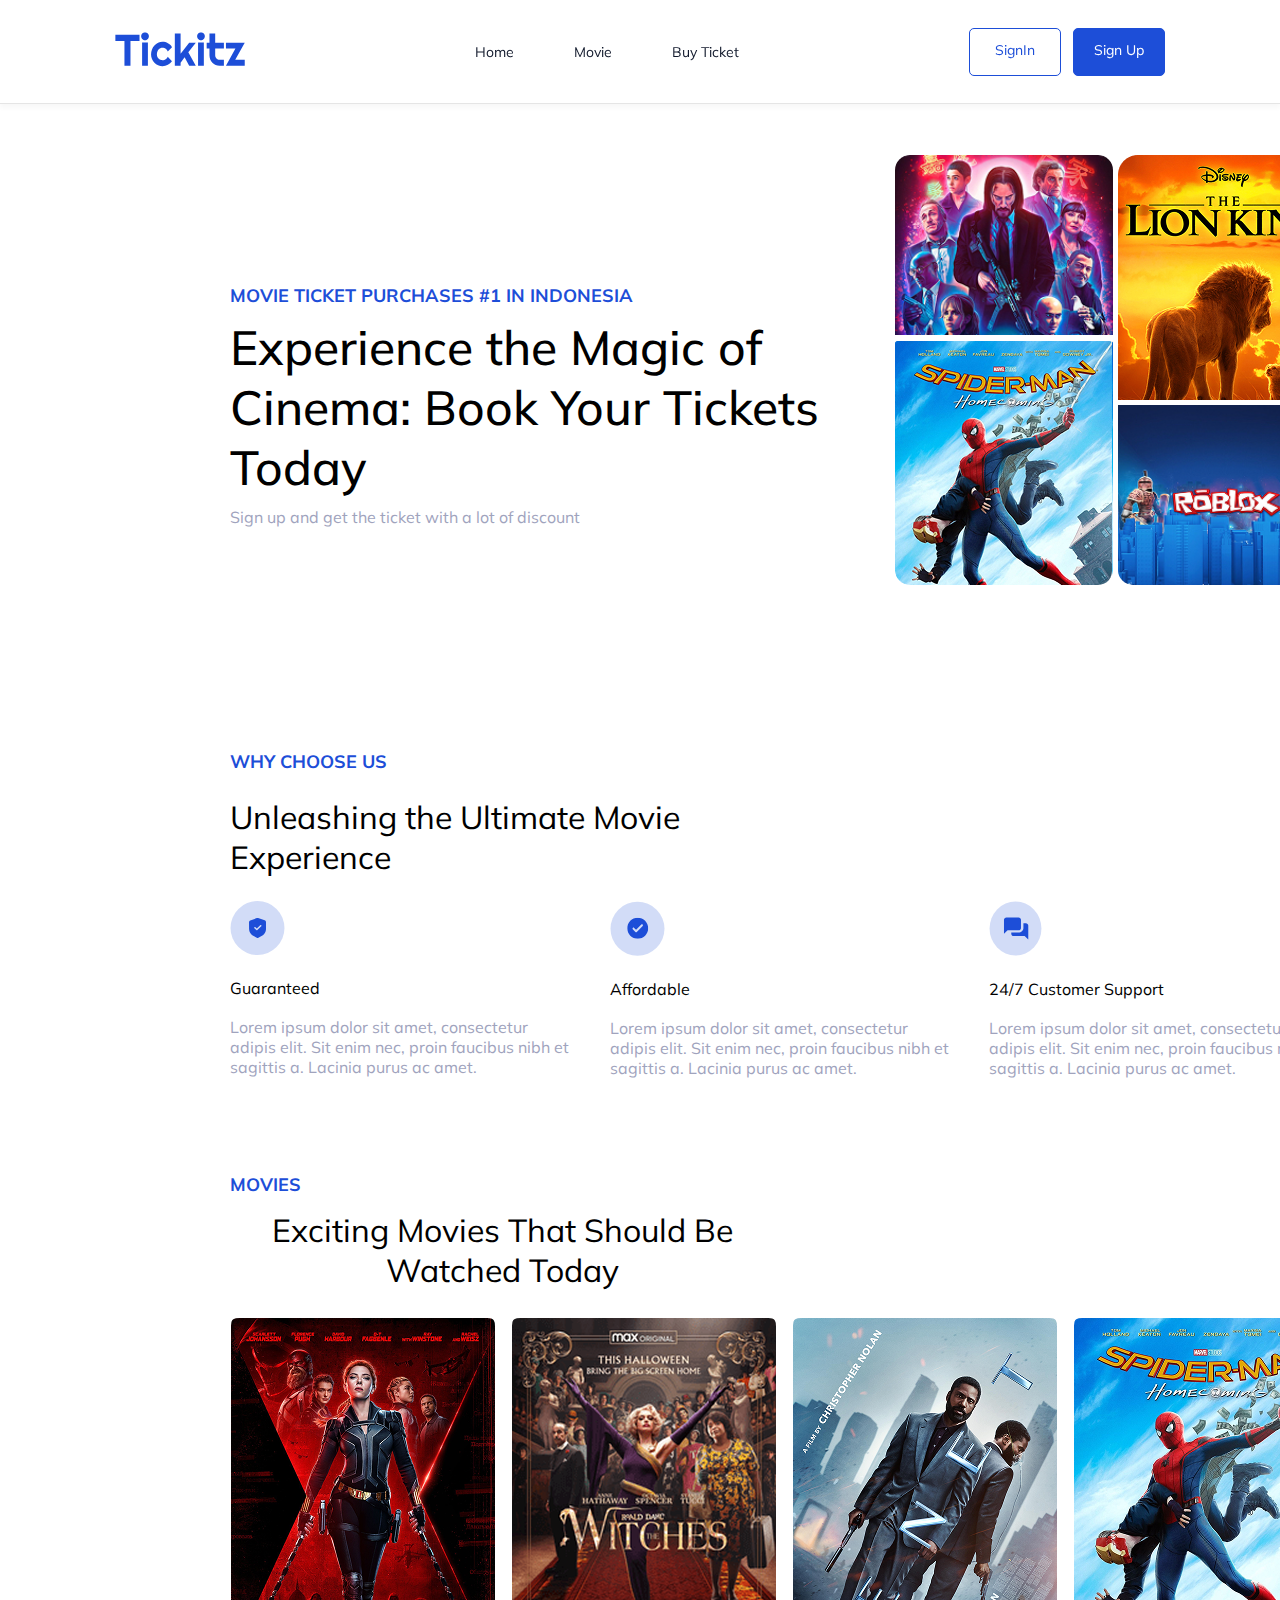
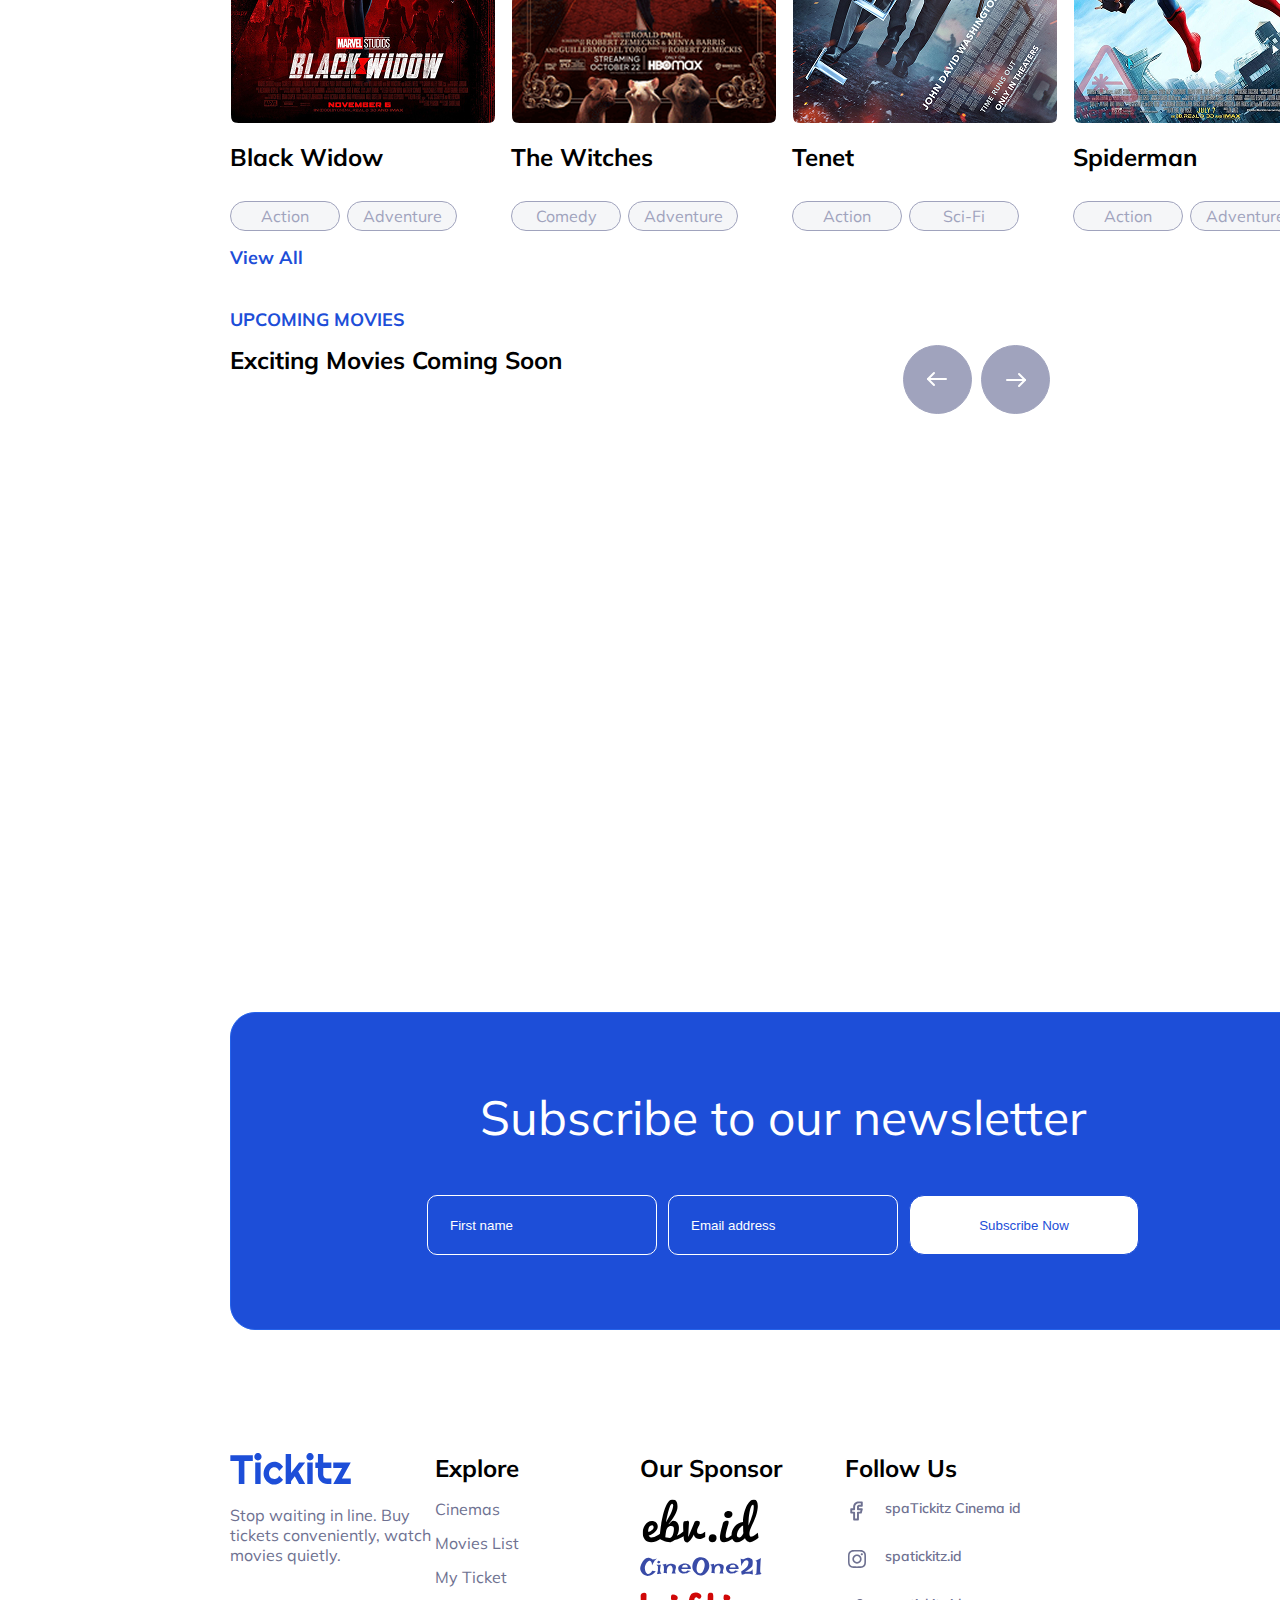
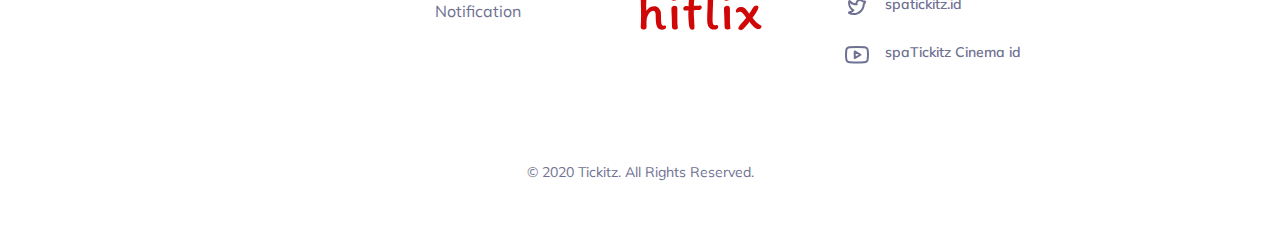
<file: index.html>
<!DOCTYPE html>
<html lang="en">
  <head>
    <meta charset="UTF-8" />
    <meta name="viewport" content="width=device-width, initial-scale=1.0" />
    <title>Home</title>

    <!-- google font -->
    <link rel="preconnect" href="https://fonts.googleapis.com" />
    <link rel="preconnect" href="https://fonts.gstatic.com" crossorigin />
    <link
      href="https://fonts.googleapis.com/css2?family=Mulish:ital,wght@0,200..1000;1,200..1000&display=swap"
      rel="stylesheet"
    />

    <!-- external css -->
    <link rel="stylesheet" href="./index.css" />

    <script type="module" src="./src/js/index.js"></script>
  </head>
  <body>
    <!-- NAVBAR SECTION START -->
    <nav>
      <a href="./index.html">
        <img src="./assets/svg/tickitz-1.svg" alt="" />
      </a>
      <div>
        <a href="index.html">Home</a>
        <a href="./src/pages/movie-list.html">Movie</a>
        <a href="">Buy Ticket</a>
      </div>
      <div>
        <a href="./src/pages/signIn.html"><div>SignIn</div></a>
        <a href="./src/pages/register.html"><div>Sign Up</div></a>
      </div>
      
      <div class="burger-menu">
        <div class="line"></div>
        <div class="line"></div>
        <div class="line"></div>
      </div>

    </nav>

    <!-- NAVBAR SECTION END -->

    <main>
      <!-- HERO SECTION START  -->
      <div class="hero-section">
        <div class="hero-caption">
          <p>MOVIE TICKET PURCHASES #1 IN INDONESIA</p>
          <p>Experience the Magic of Cinema: Book Your Tickets Today</p>
          <p>Sign up and get the ticket with a lot of discount</p>
        </div>
        <div class="hero-images">
          <div></div>
          <div></div>
          <div></div>
          <div></div>
        </div>
      </div>
      <!-- HERO SECTION END  -->

      <!-- WHY-CHOOSE-US SECTION START -->
      <div class="wcu-section">
        <p>WHY CHOOSE US</p>
        <h2>
          Unleashing the Ultimate Movie <br />
          Experience
        </h2>
        <div class="excess">
          <div>
            <img src="../assets/svg/excess-1.svg" alt="" />

            <p>Guaranteed</p>
            <p>
              Lorem ipsum dolor sit amet, consectetur adipis elit. Sit enim nec,
              proin faucibus nibh et sagittis a. Lacinia purus ac amet.
            </p>
          </div>

          <div>
            <img src="../assets/svg/excess-2.svg" alt="" />

            <p>Affordable</p>
            <p>
              Lorem ipsum dolor sit amet, consectetur adipis elit. Sit enim nec,
              proin faucibus nibh et sagittis a. Lacinia purus ac amet.
            </p>
          </div>

          <div>
            <img src="../assets/svg/excess-3.svg" alt="" />

            <p>24/7 Customer Support</p>
            <p>
              Lorem ipsum dolor sit amet, consectetur adipis elit. Sit enim nec,
              proin faucibus nibh et sagittis a. Lacinia purus ac amet.
            </p>
          </div>
        </div>
      </div>
      <!-- WHY-CHOOSE-US SECTION END -->

      <!-- MOVIES SECTION START -->
      <div class="movies">
        <p>MOVIES</p>
        <h2>Exciting Movies That Should Be Watched Today</h2>

        <div class="movie-list">
          <div class="movie">
            <div>
              <div class="img">                
                  <div class="detail">
                    <div><a href="">Details</a></div>
                    <div><a href="">Buy Ticket</a></div>
                  </div>
              </div>              
            </div>
            <div class="desc">
              <div class="movie-title">Black Widow</div>
              <div class="genres">
                <p>Action</p>
                <p>Adventure</p>
              </div>
            </div>
          </div>

          <div class="movie">
            <div>
              <div class="img">                
                  <div class="detail">
                    <div><a href="">Details</a></div>
                    <div><a href="">Buy Ticket</a></div>
                  </div>
              </div>              
            </div>
            <div class="desc">
              <div class="movie-title">The Witches</div>
            <div class="genres">
              <p>Comedy</p>
              <p>Adventure</p>
            </div>
            </div>
          </div>

          <div class="movie">
            <div>
              <div class="img">                
                  <div class="detail">
                    <div><a href="">Details</a></div>
                    <div><a href="">Buy Ticket</a></div>
                  </div>
              </div>              
            </div>
            <div class="desc">
              <div class="movie-title">Tenet</div>
            <div class="genres">
              <p>Action</p>
              <p>Sci-Fi</p>
            </div>
            </div>
          </div>

          <div class="movie">
            <div>
              <div class="img">                
                  <div class="detail">
                    <div><a href="">Details</a></div>
                    <div><a href="">Buy Ticket</a></div>
                  </div>
              </div>              
            </div>
            <div class="desc">
              <div class="movie-title">Spiderman</div>
            <div class="genres">
              <p>Action</p>
              <p>Adventure</p>
            </div>
            </div>
          </div>

        </div>
        <p>View All</p>
      </div>

      <!-- MOVIES SECTION END -->

      <!-- UPCOMING MOVIES START -->

      <div class="upcomin-movies">
        <p>UPCOMING MOVIES</p>
        <div>
          <h2>Exciting Movies Coming Soon</h2>
          <div class="arrows">
            <a href="" class="arrow"></a>
            <a href="" class="arrow"></a>            
          </div>
        </div>
        <div class="movie-list">
          <div class="movie">
            <div>
              <div class="img">                
                  <div class="detail">
                    <div><a href="">Details</a></div>
                    <div><a href="">Buy Ticket</a></div>
                  </div>
              </div>              
            </div>
            <div class="desc">
              <div class="movie-title">Black Widow</div>
              <div class="genres">
                <p>Action</p>
                <p>Adventure</p>
              </div>
            </div>
          </div>

          <div class="movie">
            <div>
              <div class="img">                
                  <div class="detail">
                    <div><a href="">Details</a></div>
                    <div><a href="">Buy Ticket</a></div>
                  </div>
              </div>              
            </div>
            <div class="desc">
              <div class="movie-title">The Witches</div>
            <div class="genres">
              <p>Comedy</p>
              <p>Adventure</p>
            </div>
            </div>
          </div>

          <div class="movie">
            <div>
              <div class="img">                
                  <div class="detail">
                    <div><a href="">Details</a></div>
                    <div><a href="">Buy Ticket</a></div>
                  </div>
              </div>              
            </div>
            <div class="desc">
              <div class="movie-title">Tenet</div>
            <div class="genres">
              <p>Action</p>
              <p>Sci-Fi</p>
            </div>
            </div>
          </div>

          <div class="movie">
            <div>
              <div class="img">                
                  <div class="detail">
                    <div><a href="">Details</a></div>
                    <div><a href="">Buy Ticket</a></div>
                  </div>
              </div>              
            </div>
            <div class="desc">
              <div class="movie-title">Spiderman</div>
            <div class="genres">
              <p>Action</p>
              <p>Adventure</p>
            </div>
            </div>
          </div>

        </div>
      </div>

      <!-- UPCOMING MOVIES END -->

      <!-- SEND-EMAIL START -->
      <div class="send-email">
        <h2>Subscribe to our newsletter</h2>
        <form class="email-form">
          <input
            type="text"
            id="fname"
            name="firstname"
            placeholder="First name"
          />
          <input
            type="text"
            id="email"
            name="email"
            placeholder="Email address"
          />
          <button type="submit">Subscribe Now</button>
        </form>
      </div>
      <!-- SEND-EMAIL END -->

      <!-- FOOTER START  -->
      <footer>
        <div>
          <div>
            <a href="">
              <img src="../assets/svg/tickitz-1.svg" alt="" />
            </a>
            <p>
              Stop waiting in line. Buy tickets conveniently, watch movies
              quietly.
            </p>
          </div>

          <div>
            <h2>Explore</h2>
            <div>
              <a href="">Cinemas</a>
              <a href="">Movies List</a>
              <a href="">My Ticket</a>
              <a href="">Notification</a>
            </div>
          </div>

          <div>
            <h2>Our Sponsor</h2>
            <div>
              <img src="../assets/svg/ebv.id 2.svg" alt="" />
              <img src="../assets/svg/CineOne21 2.svg" alt="" />
              <img src="../assets/svg/hiflix 2.svg" alt="" />
            </div>
          </div>
          <div>
            <h2>Follow Us</h2>
            <div>
              <a href=""
                ><img
                  src="../assets/svg/eva_facebook-outline.svg"
                  alt=""
                /><span>spaTickitz Cinema id</span></a
              >
              <a href=""
                ><img src="../assets/svg/bx_bxl-instagram.svg" alt="" /><span
                  >spatickitz.id</span
                ></a
              >
              <a href=""
                ><img src="../assets/svg/eva_twitter-outline.svg" alt="" /><span
                  >spatickitz.id</span
                ></a
              >
              <a href=""
                ><img src="../assets/svg/feather_youtube.svg" alt="" /><span
                  >spaTickitz Cinema id</span
                ></a
              >
            </div>
          </div>
        </div>
        <p>© 2020 Tickitz. All Rights Reserved.</p>
      </footer>
      <!-- FOOTER END  -->
  </body>
</html>
</file>
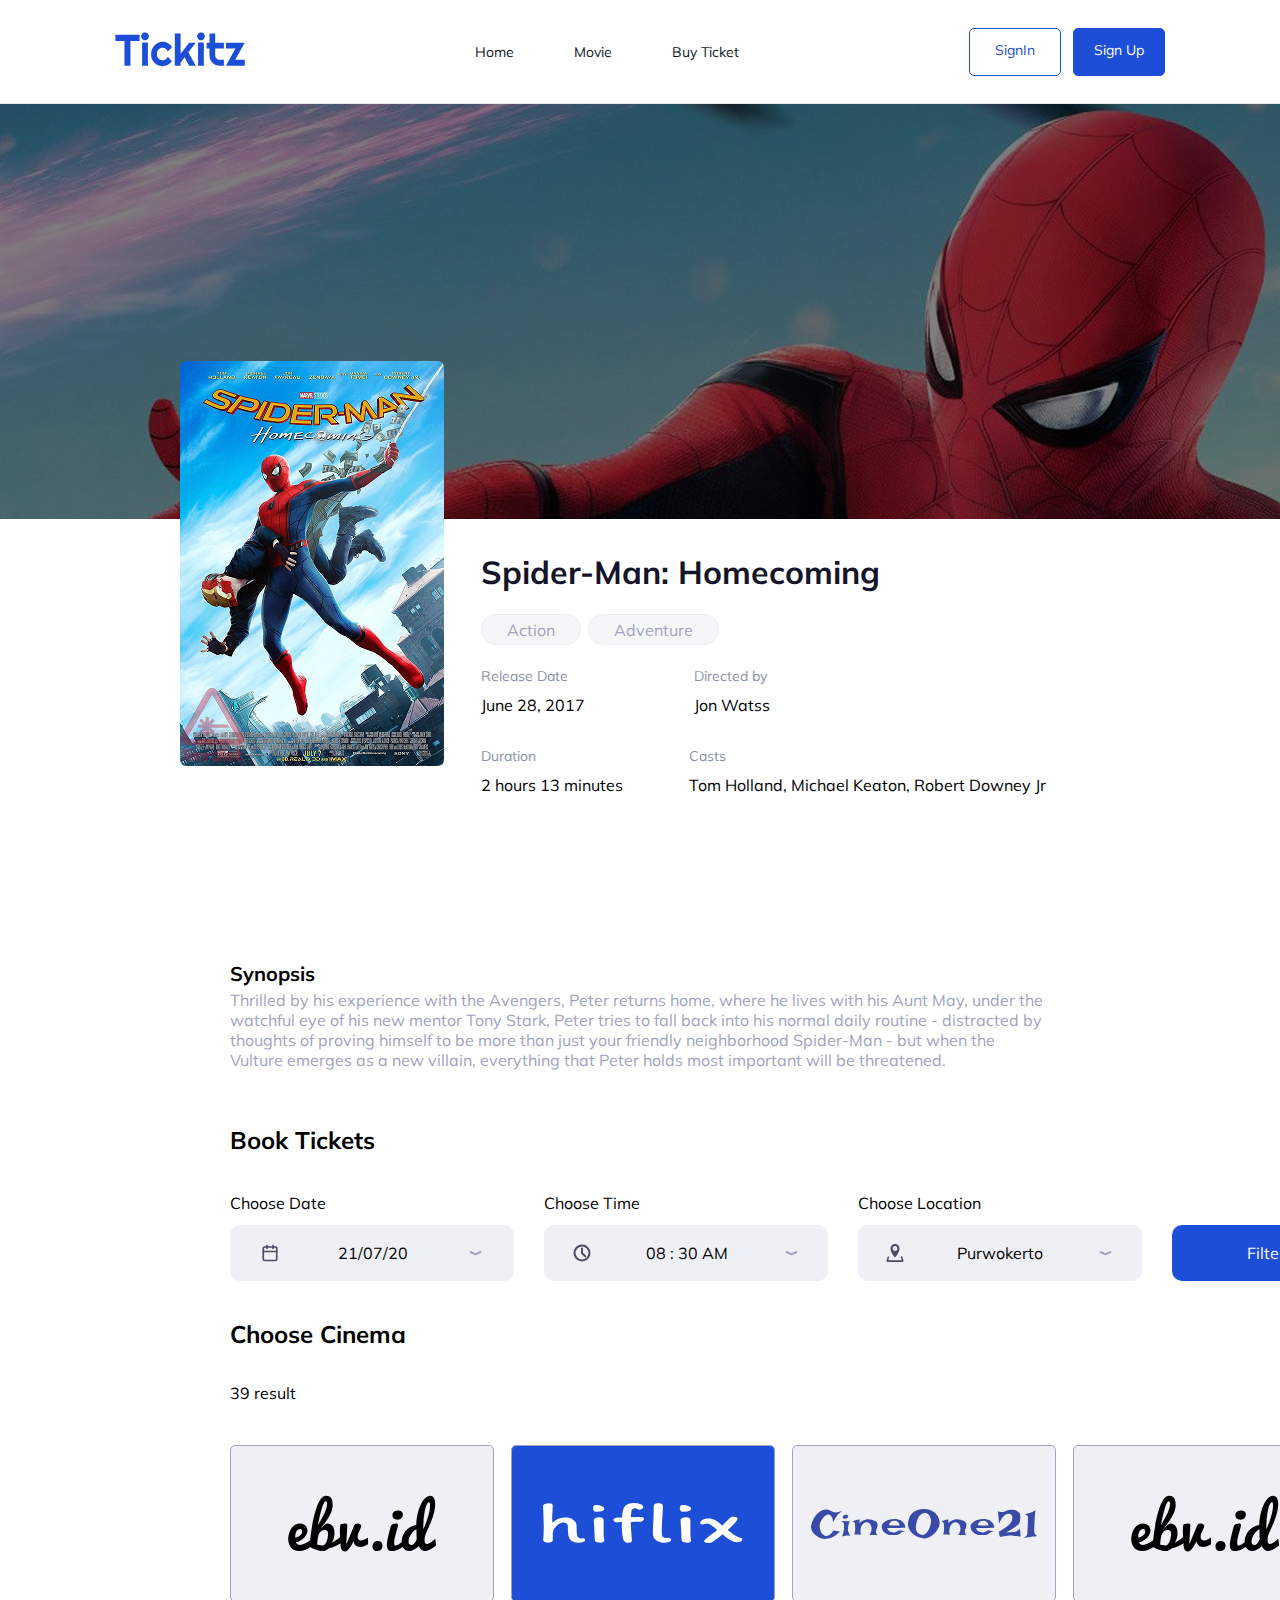
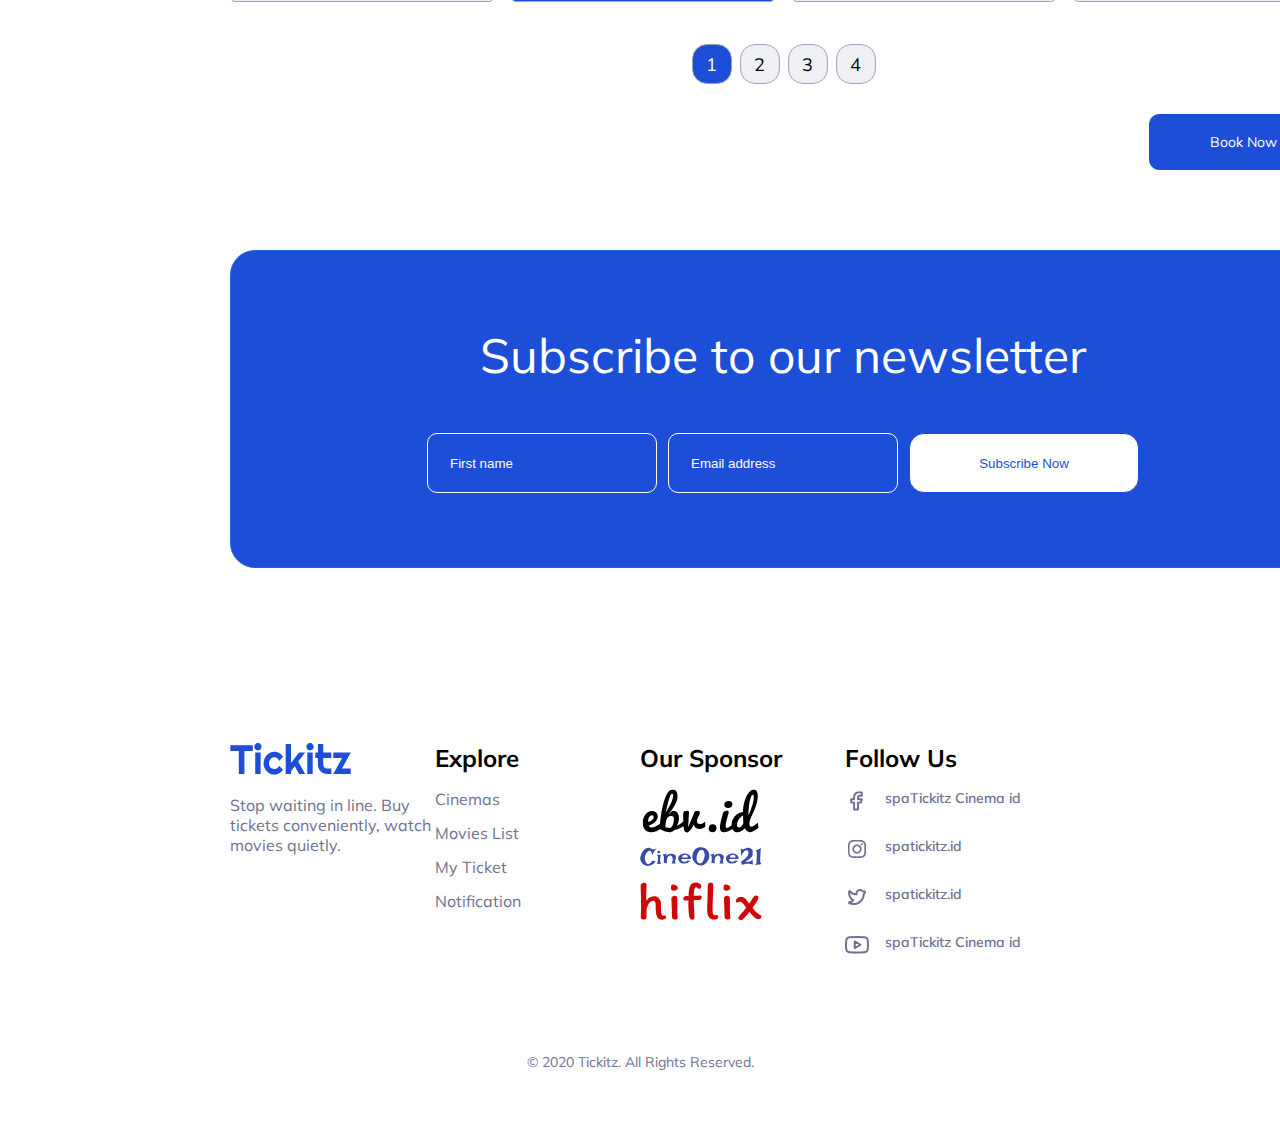
<file: src/detail-movie.html>
<!DOCTYPE html>
<html lang="en">
  <head>
    <meta charset="UTF-8" />
    <meta name="viewport" content="width=device-width, initial-scale=1.0" />
    <title>detail movie</title>

    <!-- google font -->
    <link rel="preconnect" href="https://fonts.googleapis.com" />
    <link rel="preconnect" href="https://fonts.gstatic.com" crossorigin />
    <link
      href="https://fonts.googleapis.com/css2?family=Mulish:ital,wght@0,200..1000;1,200..1000&display=swap"
      rel="stylesheet"
    />

    <!-- external css -->
    <link rel="stylesheet" href="./detail-movie.css" />
  </head>
  <body>
    <!-- NAVBAR SECTION START -->
    <nav>
      <a href="">
        <img src="../assets/svg/tickitz-1.svg" alt="" />
      </a>
      <div>
        <a href="../index.html">Home</a>
        <a href="../src/movie-list.html">Movie</a>
        <a href="">Buy Ticket</a>
      </div>
      <div>
        <a href=""><div>SignIn</div></a>
        <a href="./src/register.html"><div>Sign Up</div></a>
      </div>
      <svg
        width="24"
        height="24"
        viewBox="0 0 24 24"
        fill="none"
        xmlns="http://www.w3.org/2000/svg"
      >
        <path
          d="M4 6C4 5.73478 4.10536 5.48043 4.29289 5.29289C4.48043 5.10536 4.73478 5 5 5H19C19.2652 5 19.5196 5.10536 19.7071 5.29289C19.8946 5.48043 20 5.73478 20 6C20 6.26522 19.8946 6.51957 19.7071 6.70711C19.5196 6.89464 19.2652 7 19 7H5C4.73478 7 4.48043 6.89464 4.29289 6.70711C4.10536 6.51957 4 6.26522 4 6Z"
          fill="black"
        />
        <path
          d="M4 18C4 17.7348 4.10536 17.4804 4.29289 17.2929C4.48043 17.1054 4.73478 17 5 17H19C19.2652 17 19.5196 17.1054 19.7071 17.2929C19.8946 17.4804 20 17.7348 20 18C20 18.2652 19.8946 18.5196 19.7071 18.7071C19.5196 18.8946 19.2652 19 19 19H5C4.73478 19 4.48043 18.8946 4.29289 18.7071C4.10536 18.5196 4 18.2652 4 18Z"
          fill="black"
        />
        <path
          d="M11 11C10.7348 11 10.4804 11.1054 10.2929 11.2929C10.1054 11.4804 10 11.7348 10 12C10 12.2652 10.1054 12.5196 10.2929 12.7071C10.4804 12.8946 10.7348 13 11 13H19C19.2652 13 19.5196 12.8946 19.7071 12.7071C19.8946 12.5196 20 12.2652 20 12C20 11.7348 19.8946 11.4804 19.7071 11.2929C19.5196 11.1054 19.2652 11 19 11H11Z"
          fill="black"
        />
      </svg>
    </nav>

    <!-- NAVBAR SECTION END -->

<!-- HEADING SECTION START -->

<section class="heading">
    <div class="bg-img-heading"></div>    
    <div>
        <img src="../assets/imgs/poster-movie-detail.png" alt="" class="poster">
        <div class="details">
                <h2>Spider-Man: Homecoming</h2>
                <div class="genres">
                    <p>Action</p>
                    <p>Adventure</p>
                </div>

                <div>
                    <div>
                        <p>Release Date</p>
                        <p>June 28, 2017</p>
                    </div>
                    <div>
                        <p>Directed by</p>
                        <p>Jon Watss</p>
                    </div>
                </div>

                <div>
                    <div>
                        <p>Duration</p>
                        <p>2 hours 13 minutes</p>
                    </div>
                    <div>
                        <p>Casts</p>
                        <p>Tom Holland, Michael Keaton, Robert Downey Jr</p>
                    </div>
                </div>

        </div>
    
        
    </div>
    <div class="synopsis">
      <h2>Synopsis</h2>
        <p>
            Thrilled by his experience with the Avengers, Peter returns home, where he lives with his Aunt May, under the watchful eye of his new mentor Tony Stark, Peter tries to fall back into his normal daily routine - distracted by thoughts of proving himself to be more than just your friendly neighborhood Spider-Man - but when the Vulture emerges as a new villain, everything that Peter holds most important will be threatened.
        </p>
    </div>
</section>

<!-- HEADING SECTION END -->



<!-- BOOK TICKET START  -->

<SECTION class="book-ticket">
    <h2>Book Tickets</h2>
    <div>
        <div>
            <p>Choose Date</p>
            <div>
                <img src="../assets/icon/Dropdown/calendar (1) 1.svg" alt="">
                <p>21/07/20</p>
                <img src="../assets/icon/Dropdown/Forward.svg" alt="">
            </div>
        </div>
        <div>
            <p>Choose Time</p>
            <div>
                <img src="../assets/icon/Dropdown/time.svg" alt="">
                <p>08 : 30 AM</p>
                <img src="../assets/icon/Dropdown/Forward.svg" alt="">
            </div>
        </div>
        <div>
            <p>Choose Location</p>
            <div>
                <img src="../assets/icon/Dropdown/entypo_location.svg" alt="">
                <p>Purwokerto</p>
                <img src="../assets/icon/Dropdown/Forward.svg" alt="">
            </div>
        </div>
        <a href="" class="btn">Filter</a>
    </div>

    <div class="choose-cinema">
      <did class="head">
        <h2>Choose Cinema</h2>
        <p> 39 result</p>
      </did>
      <div class="cinema">
        <div><img src="../assets/svg/cinema/ebv.id.svg" alt=""></div>
        <div><img src="../assets/svg/cinema/hiflix.svg" alt=""></div>
        <div><img src="../assets/svg/cinema/CineOne21.svg" alt=""></div>
        <div><img src="../assets/svg/cinema/ebv.id.svg" alt=""></div>
      </div>
      <div class="pages">
        <div>1</div>
        <div>2</div>
        <div>3</div>
        <div>4</div>
      </div>
      <div class="btn">Book Now</div>
    </div>
</SECTION>


<!-- Choose Cinema START -->



<!-- Choose Cinema END  -->

<!-- BOOK TICKET END -->




    <!-- SEND-EMAIL START -->
    <div class="send-email">
      <h2>Subscribe to our newsletter</h2>
      <form class="email-form">
        <input
          type="text"
          id="fname"
          name="firstname"
          placeholder="First name"
        />
        <input
          type="text"
          id="email"
          name="email"
          placeholder="Email address"
        />
        <button type="submit">Subscribe Now</button>
      </form>
    </div>
      <!-- SEND-EMAIL END -->

      <!-- FOOTER START  -->
      <footer>
        <div>
          <div>
            <a href="">
              <img src="../assets/svg/tickitz-1.svg" alt="" />
            </a>
            <p>
              Stop waiting in line. Buy tickets conveniently, watch movies
              quietly.
            </p>
          </div>

          <div>
            <h2>Explore</h2>
            <div>
            <a href="">Cinemas</a>
            <a href="">Movies List</a>
            <a href="">My Ticket</a>
            <a href="">Notification</a>
          </div>
          </div>

          <div>
            <h2>Our Sponsor</h2>
            <div>
              <img src="../assets/svg/ebv.id 2.svg" alt="" />
            <img src="../assets/svg/CineOne21 2.svg" alt="" />
            <img src="../assets/svg/hiflix 2.svg" alt="" />
            </div>
          </div>
          <div>
            <h2>Follow Us</h2>
            <div>
              <a href=""><img src="../assets/svg/eva_facebook-outline.svg" alt=""><span>spaTickitz Cinema id</span></a>
            <a href=""><img src="../assets/svg/bx_bxl-instagram.svg" alt=""><span>spatickitz.id</span></a>
            <a href=""><img src="../assets/svg/eva_twitter-outline.svg" alt=""><span>spatickitz.id</span></a>
            <a href=""><img src="../assets/svg/feather_youtube.svg" alt=""><span>spaTickitz Cinema id</span></a>
            </div>
          </div>
        </div>
        <p>
          © 2020 Tickitz. All Rights Reserved.
        </p>
      </footer>
      <!-- FOOTER END  -->
    </main>
  </body>
</html>
</file>
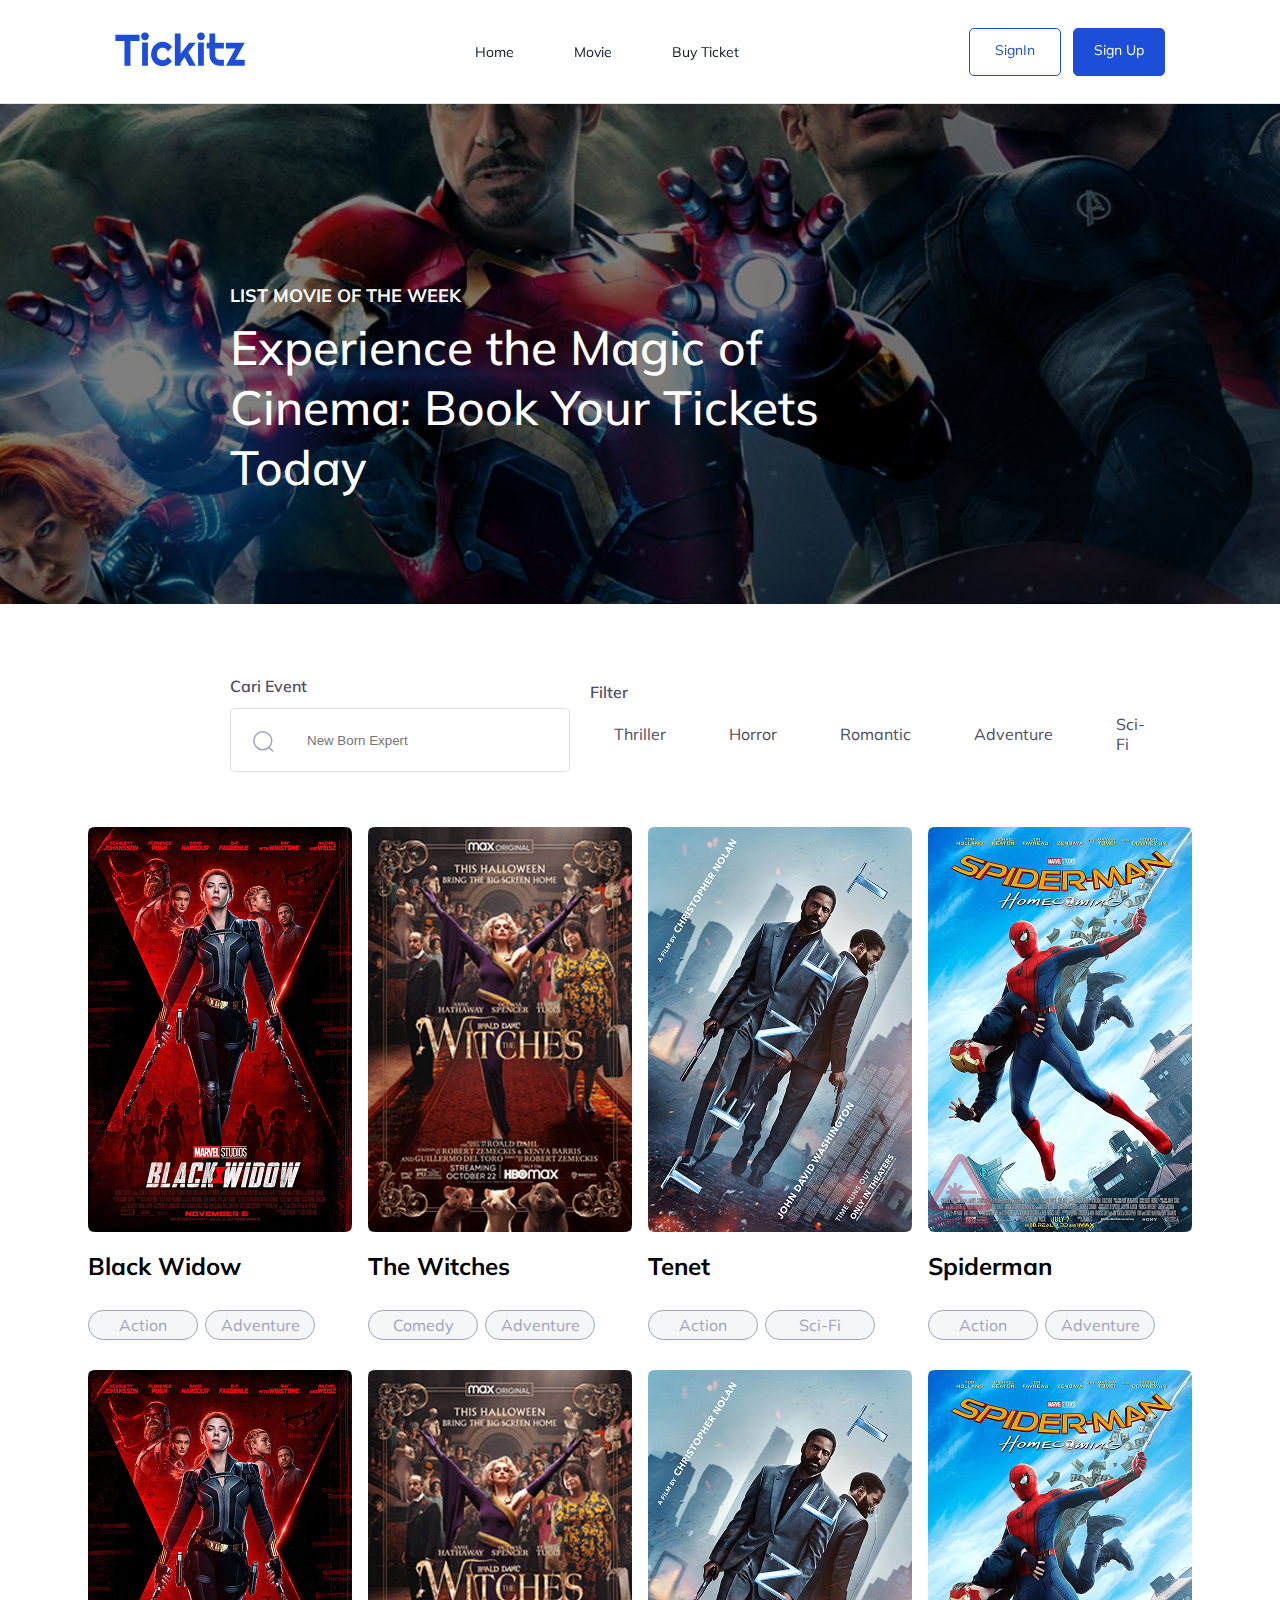
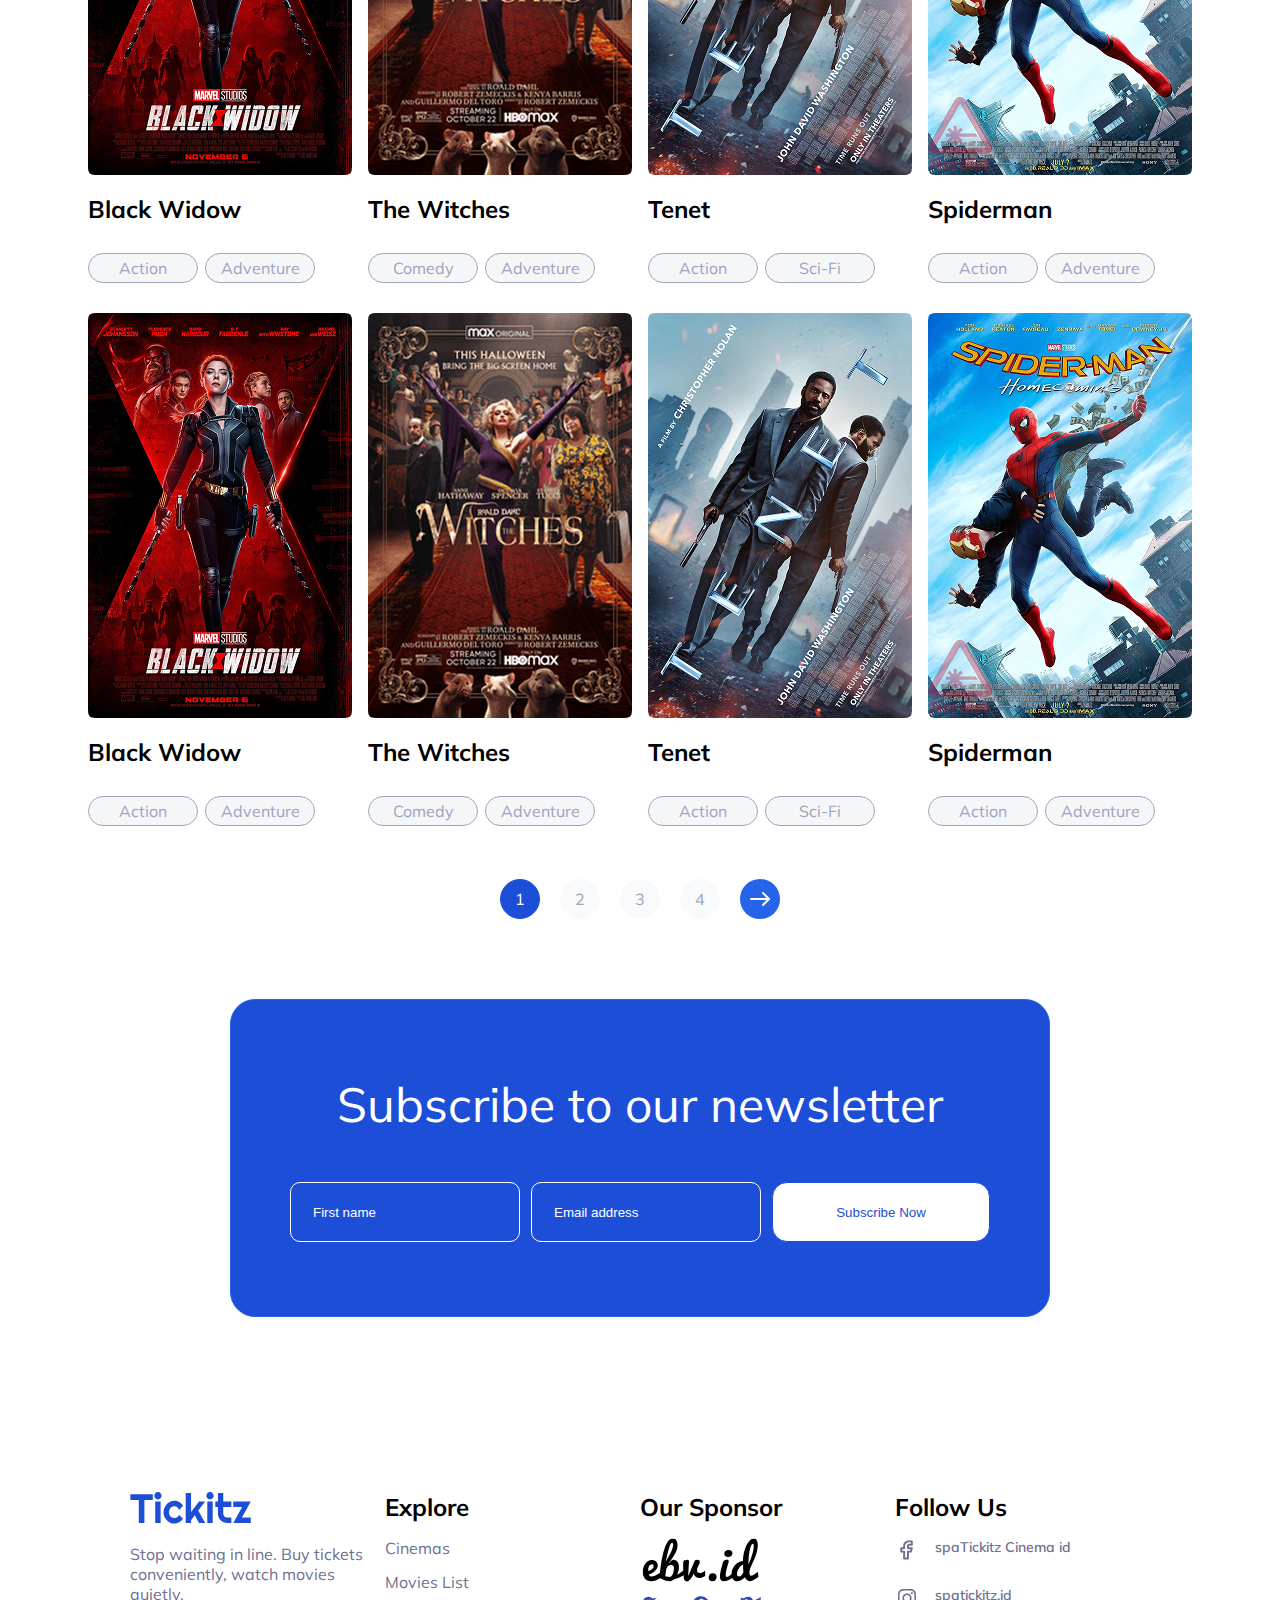
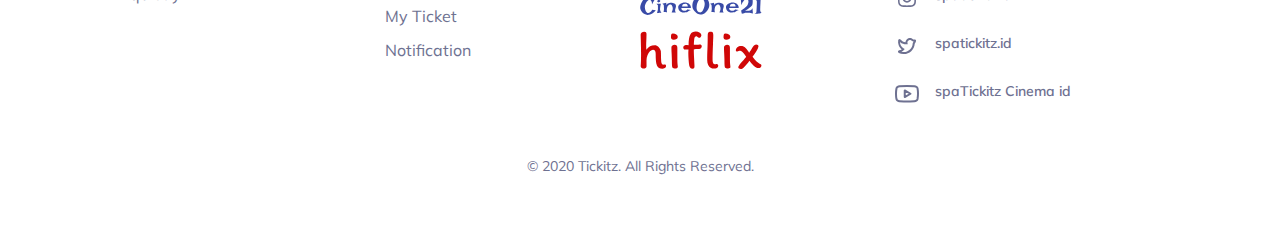
<file: src/movie-list.html>
<!DOCTYPE html>
<html lang="en">
  <head>
    <meta charset="UTF-8" />
    <meta name="viewport" content="width=device-width, initial-scale=1.0" />
    <title>Home</title>

    <!-- google font -->
    <link rel="preconnect" href="https://fonts.googleapis.com" />
    <link rel="preconnect" href="https://fonts.gstatic.com" crossorigin />
    <link
      href="https://fonts.googleapis.com/css2?family=Mulish:ital,wght@0,200..1000;1,200..1000&display=swap"
      rel="stylesheet"
    />

    <!-- external css -->
    <link rel="stylesheet" href="./movie-list.css" />
  </head>
  <body>
    <!-- NAVBAR SECTION START -->
    <nav>
      <a href="../index.html">
        <img src="../assets/svg/tickitz-1.svg" alt="" />
      </a>
      <div>
        <a href="../index.html">Home</a>
        <a href="./src/movie-list.html">Movie</a>
        <a href="">Buy Ticket</a>
      </div>
      <div>
        <a href=""><div>SignIn</div></a>
        <a href="./src/register.html"><div>Sign Up</div></a>
      </div>
      
      <div class="burger-menu">
        <div class="line"></div>
        <div class="line"></div>
        <div class="line"></div>
      </div>

    </nav>

    <!-- NAVBAR END -->

    <!-- HEADING START -->

        <section class="heading">
            <div>
                <p>LIST MOVIE OF THE WEEK</p>
                <h2>Experience the Magic of Cinema: Book Your Tickets Today</h2>
            </div>
            
        </section>

    <!-- HEADING END -->

    <!-- SEARCH SECTION START-->

        <section class="search">
            <div>
                <h2>Cari Event</h2>                
                <input type="text" name="search" placeholder="New Born Expert">
                    
                    
                
            </div>
            <div>
                <h2>Filter</h2>
                <div>
                <a href="" class="genre">Thriller</a>
                <a href="" class="genre">Horror</a>
                <a href="" class="genre">Romantic</a>
                <a href="" class="genre">Adventure</a>
                <a href="" class="genre">Sci-Fi</a>
                </div>                
            </div>
        </section>

    <!-- SEARCH SECTION END -->


    <!-- LIST SECTION START  -->

     <secttion class="list-section">
        <div>

            <div class="movies">                
              <div class="movie-list">
                <div class="movie">
                  <div>
                    <div class="img">                
                        <div class="detail">
                          <div><a href="">Details</a></div>
                          <div><a href="">Buy Ticket</a></div>
                        </div>
                    </div>              
                  </div>
                  <div class="desc">
                    <div class="movie-title">Black Widow</div>
                    <div class="genres">
                      <p>Action</p>
                      <p>Adventure</p>
                    </div>
                  </div>
                </div>
      
                <div class="movie">
                  <div>
                    <div class="img">                
                        <div class="detail">
                          <div><a href="">Details</a></div>
                          <div><a href="">Buy Ticket</a></div>
                        </div>
                    </div>              
                  </div>
                  <div class="desc">
                    <div class="movie-title">The Witches</div>
                  <div class="genres">
                    <p>Comedy</p>
                    <p>Adventure</p>
                  </div>
                  </div>
                </div>
      
                <div class="movie">
                  <div>
                    <div class="img">                
                        <div class="detail">
                          <div><a href="">Details</a></div>
                          <div><a href="">Buy Ticket</a></div>
                        </div>
                    </div>              
                  </div>
                  <div class="desc">
                    <div class="movie-title">Tenet</div>
                  <div class="genres">
                    <p>Action</p>
                    <p>Sci-Fi</p>
                  </div>
                  </div>
                </div>
      
                <div class="movie">
                  <div>
                    <div class="img">                
                        <div class="detail">
                          <div><a href="">Details</a></div>
                          <div><a href="">Buy Ticket</a></div>
                        </div>
                    </div>              
                  </div>
                  <div class="desc">
                    <div class="movie-title">Spiderman</div>
                  <div class="genres">
                    <p>Action</p>
                    <p>Adventure</p>
                  </div>
                  </div>
                </div>

                <div class="movie">
                  <div>
                    <div class="img">                
                        <div class="detail">
                          <div><a href="">Details</a></div>
                          <div><a href="">Buy Ticket</a></div>
                        </div>
                    </div>              
                  </div>
                  <div class="desc">
                    <div class="movie-title">Black Widow</div>
                    <div class="genres">
                      <p>Action</p>
                      <p>Adventure</p>
                    </div>
                  </div>
                </div>
      
                <div class="movie">
                  <div>
                    <div class="img">                
                        <div class="detail">
                          <div><a href="">Details</a></div>
                          <div><a href="">Buy Ticket</a></div>
                        </div>
                    </div>              
                  </div>
                  <div class="desc">
                    <div class="movie-title">The Witches</div>
                  <div class="genres">
                    <p>Comedy</p>
                    <p>Adventure</p>
                  </div>
                  </div>
                </div>
      
                <div class="movie">
                  <div>
                    <div class="img">                
                        <div class="detail">
                          <div><a href="">Details</a></div>
                          <div><a href="">Buy Ticket</a></div>
                        </div>
                    </div>              
                  </div>
                  <div class="desc">
                    <div class="movie-title">Tenet</div>
                  <div class="genres">
                    <p>Action</p>
                    <p>Sci-Fi</p>
                  </div>
                  </div>
                </div>
      
                <div class="movie">
                  <div>
                    <div class="img">                
                        <div class="detail">
                          <div><a href="">Details</a></div>
                          <div><a href="">Buy Ticket</a></div>
                        </div>
                    </div>              
                  </div>
                  <div class="desc">
                    <div class="movie-title">Spiderman</div>
                  <div class="genres">
                    <p>Action</p>
                    <p>Adventure</p>
                  </div>
                  </div>
                </div>

                <div class="movie">
                  <div>
                    <div class="img">                
                        <div class="detail">
                          <div><a href="">Details</a></div>
                          <div><a href="">Buy Ticket</a></div>
                        </div>
                    </div>              
                  </div>
                  <div class="desc">
                    <div class="movie-title">Black Widow</div>
                    <div class="genres">
                      <p>Action</p>
                      <p>Adventure</p>
                    </div>
                  </div>
                </div>
      
                <div class="movie">
                  <div>
                    <div class="img">                
                        <div class="detail">
                          <div><a href="">Details</a></div>
                          <div><a href="">Buy Ticket</a></div>
                        </div>
                    </div>              
                  </div>
                  <div class="desc">
                    <div class="movie-title">The Witches</div>
                  <div class="genres">
                    <p>Comedy</p>
                    <p>Adventure</p>
                  </div>
                  </div>
                </div>
      
                <div class="movie">
                  <div>
                    <div class="img">                
                        <div class="detail">
                          <div><a href="">Details</a></div>
                          <div><a href="">Buy Ticket</a></div>
                        </div>
                    </div>              
                  </div>
                  <div class="desc">
                    <div class="movie-title">Tenet</div>
                  <div class="genres">
                    <p>Action</p>
                    <p>Sci-Fi</p>
                  </div>
                  </div>
                </div>
      
                <div class="movie">
                  <div>
                    <div class="img">                
                        <div class="detail">
                          <div><a href="">Details</a></div>
                          <div><a href="">Buy Ticket</a></div>
                        </div>
                    </div>              
                  </div>
                  <div class="desc">
                    <div class="movie-title">Spiderman</div>
                  <div class="genres">
                    <p>Action</p>
                    <p>Adventure</p>
                  </div>
                  </div>
                </div>
      
              </div>
              </div>              

              <div class="page-list">
                <a href="">1</a>
                <a href="">2</a>
                <a href="">3</a>
                <a href="">4</a>
                <a href=""><img src="../assets/icon/Group 1700.svg" alt=""></a>
              </div>

        </div>        
     </secttion>

    <!-- LIST SECTION END -->



    <!-- SEND-EMAIL START -->
    <div class="send-email">
      <h2>Subscribe to our newsletter</h2>
      <form class="email-form">
        <input
          type="text"
          id="fname"
          name="firstname"
          placeholder="First name"
        />
        <input
          type="text"
          id="email"
          name="email"
          placeholder="Email address"
        />
        <button type="submit">Subscribe Now</button>
      </form>
    </div>
      <!-- SEND-EMAIL END -->

      <!-- FOOTER START  -->
      <footer>
        <div>
          <div>
            <a href="">
              <img src="../assets/svg/tickitz-1.svg" alt="" />
            </a>
            <p>
              Stop waiting in line. Buy tickets conveniently, watch movies
              quietly.
            </p>
          </div>

          <div>
            <h2>Explore</h2>
            <div>
            <a href="">Cinemas</a>
            <a href="">Movies List</a>
            <a href="">My Ticket</a>
            <a href="">Notification</a>
          </div>
          </div>

          <div>
            <h2>Our Sponsor</h2>
            <div>
              <img src="../assets/svg/ebv.id 2.svg" alt="" />
            <img src="../assets/svg/CineOne21 2.svg" alt="" />
            <img src="../assets/svg/hiflix 2.svg" alt="" />
            </div>
          </div>
          <div>
            <h2>Follow Us</h2>
            <div>
              <a href=""><img src="../assets/svg/eva_facebook-outline.svg" alt=""><span>spaTickitz Cinema id</span></a>
            <a href=""><img src="../assets/svg/bx_bxl-instagram.svg" alt=""><span>spatickitz.id</span></a>
            <a href=""><img src="../assets/svg/eva_twitter-outline.svg" alt=""><span>spatickitz.id</span></a>
            <a href=""><img src="../assets/svg/feather_youtube.svg" alt=""><span>spaTickitz Cinema id</span></a>
            </div>
          </div>
        </div>
        <p>
          © 2020 Tickitz. All Rights Reserved.
        </p>
      </footer>
      <!-- FOOTER END  -->
    </main>
  </body>
</html>
</file>
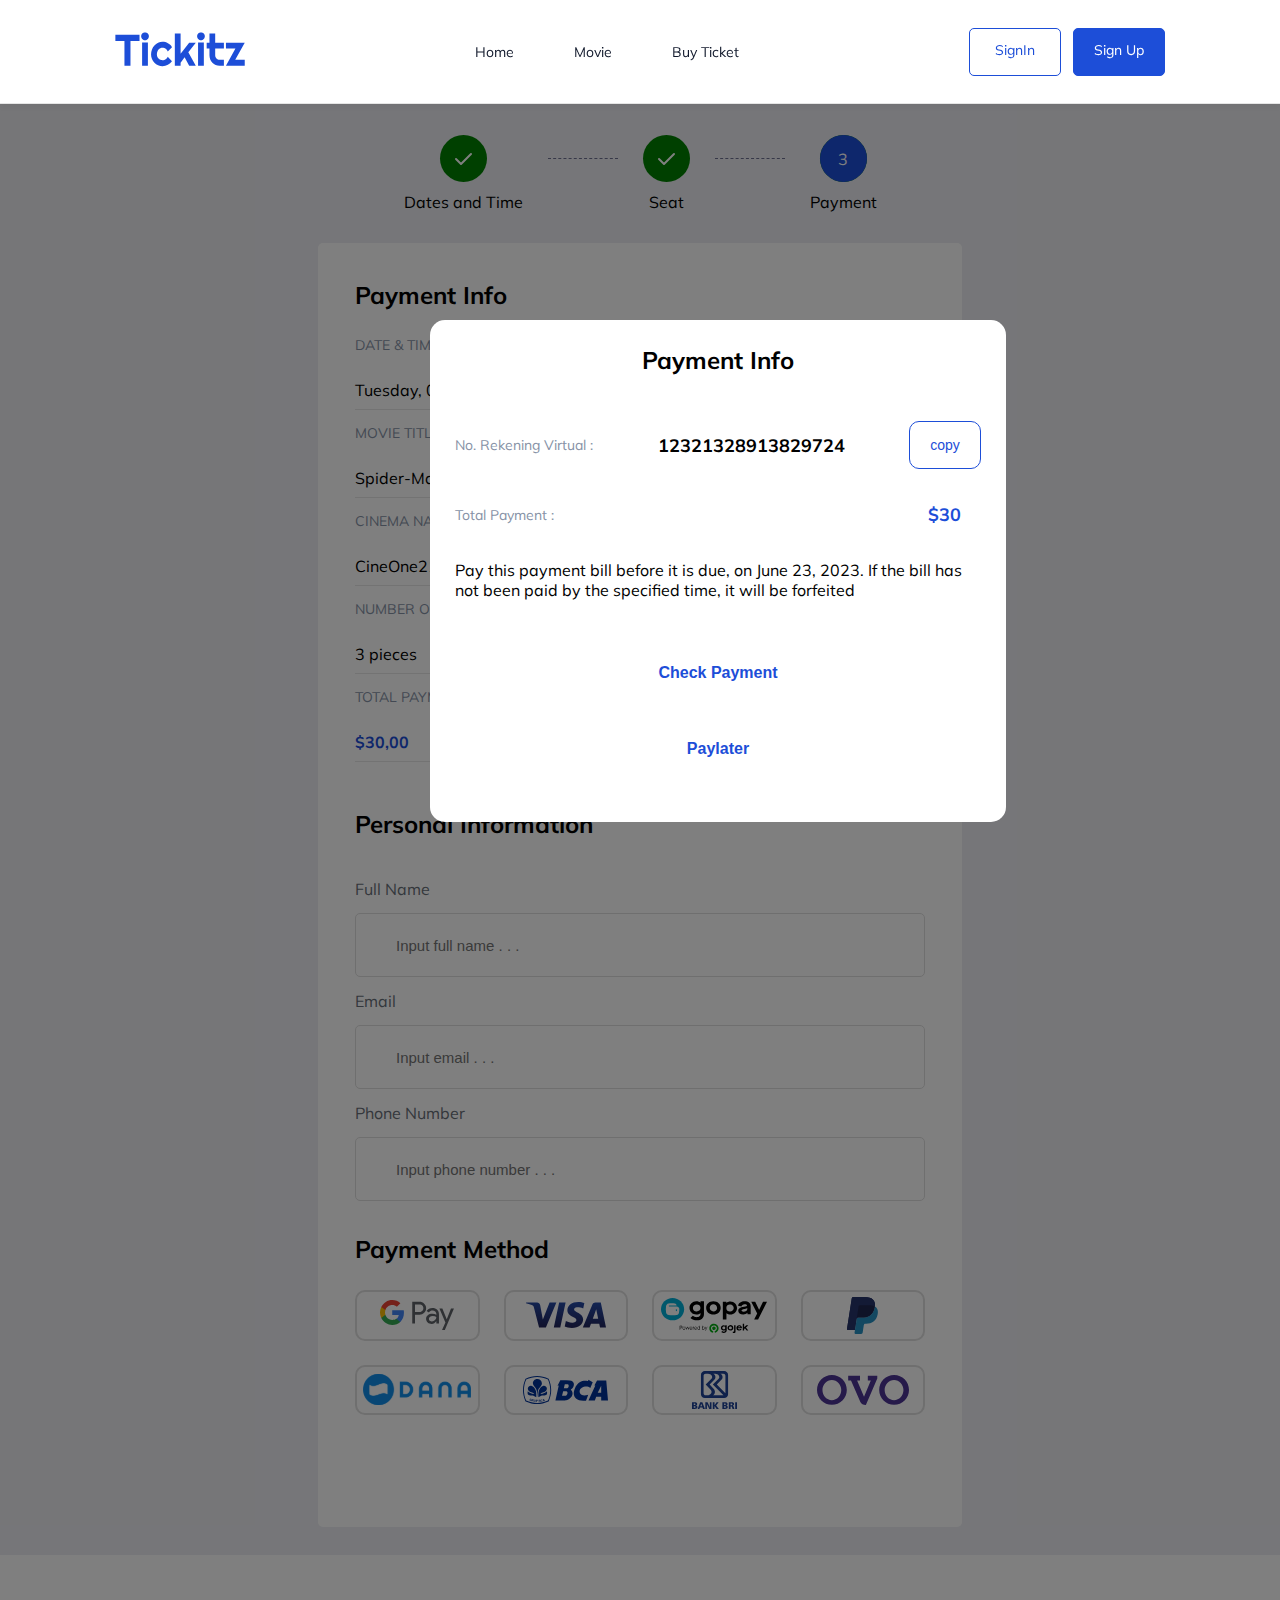
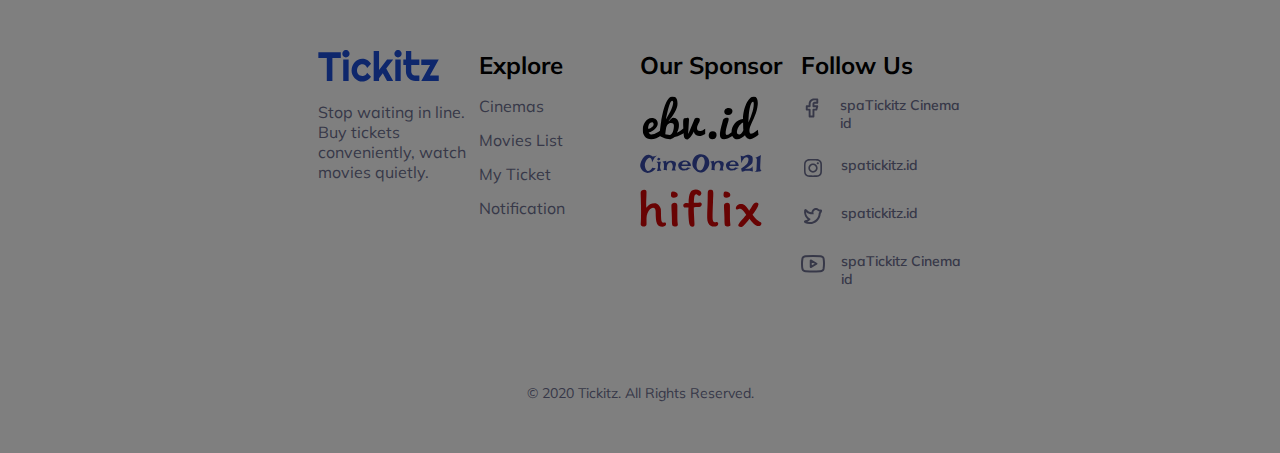
<file: src/payment.html>
<!DOCTYPE html>
<html lang="en">
  <head>
    <meta charset="UTF-8" />
    <meta name="viewport" content="width=device-width, initial-scale=1.0" />
    <title>Home</title>

    <!-- google font -->
    <link rel="preconnect" href="https://fonts.googleapis.com" />
    <link rel="preconnect" href="https://fonts.gstatic.com" crossorigin />
    <link
      href="https://fonts.googleapis.com/css2?family=Mulish:ital,wght@0,200..1000;1,200..1000&display=swap"
      rel="stylesheet"
    />

    <!-- external css -->
    <link rel="stylesheet" href="./payment.css" />
  </head>
  <body>
    <!-- NAVBAR SECTION START -->
    <nav>
      <a href="./index.html">
        <img src="../assets/svg/tickitz-1.svg" alt="" />
      </a>
      <div>
        <a href="index.html">Home</a>
        <a href="./movie-list.html">Movie</a>
        <a href="">Buy Ticket</a>
      </div>
      <div>
        <a href=""><div>SignIn</div></a>
        <a href="./register.html"><div>Sign Up</div></a>
      </div>

      <div class="burger-menu">
        <div class="line"></div>
        <div class="line"></div>
        <div class="line"></div>
      </div>
    </nav>

    <!-- NAVBAR SECTION END -->

    <!-- STEPS SECTION START -->
    <main>
      <section class="steps-info">
        <div>
          <div class="step"></div>
          <p>Dates and Time</p>
        </div>
        <div></div>
        <div>
          <div class="step"></div>
          <p>Seat</p>
        </div>
        <div></div>
        <div>
          <div class="step">3</div>
          <p>Payment</p>
        </div>
      </section>

      <!-- STEPS SECTION END -->

      <form class="payment">
        <!-- PAYMENT INFO START -->

        <div class="payment-info">
          <h2>Payment Info</h2>

          <h3>DATE & TIME</h3>
          <p>Tuesday, 07 July 2020 at 02:00pm</p>
          <div></div>

          <h3>MOVIE TITLE</h3>
          <p>Spider-Man: Homecoming</p>
          <div></div>

          <h3>CINEMA NAME</h3>
          <p>CineOne21 Cinema</p>
          <div></div>

          <h3>NUMBER OF TICKETS</h3>
          <p>3 pieces</p>
          <div></div>

          <h3>TOTAL PAYMENT</h3>
          <p>$30,00</p>
          <div></div>
        </div>

        <!-- PAYMENT INFO END -->

        <!-- PERSONAL INFORMATION START -->

        <div class="personal-information">
          <h2>Personal Information</h2>
          <label for="fname">Full Name</label>
          <input
            type="text"
            name="fname"
            id="fname"
            placeholder="Input full name . . ."
          />

          <label for="email">Email</label>
          <input
            type="text"
            name="email"
            id="email"
            placeholder="Input email . . ."
          />

          <label for="phone-number">Phone Number</label>
          <input
            type="text"
            name="phone-number"
            id="phone-number"
            placeholder="Input phone number . . ."
          />
        </div>

        <!-- PERSONAL INFORMATION END -->

        <!-- PAYMENT METHOD START  -->
        <div class="payment-method">
          <h2>Payment Method</h2>
          <div class="pay-method-select">
            <label for="gpay">
              <input type="radio" name="pay-method" id="gpay" />
            </label>
            <label for="visa">
              <input type="radio" name="pay-method" id="visa" />
            </label>
            <label for="gopay"
              ><input type="radio" name="pay-method" id="gopay"
            /></label>
            <label for="paypal"
              ><input type="radio" name="pay-method" id="paypal"
            /></label>
            <label for="dana"
              ><input type="radio" name="pay-method" id="dana"
            /></label>
            <label for="bca"
              ><input type="radio" name="pay-method" id="bca"
            /></label>

            <label for="bri"
              ><input type="radio" name="pay-method" id="bri"
            /></label>
            <label for="ovo"
              ><input type="radio" name="pay-method" id="ovo"
            /></label>
          </div>
        </div>
        <!-- PAYMENT METHOD END -->
      </form>
    </main>

    <section class="pop-up">
      <h2>Payment Info</h2>
      <div class="rek-info">
        <p>No. Rekening Virtual :</p>
        <span class="rek-num">12321328913829724</span>
        <button class="copy-btn">copy</button>
      </div>
      <div class="total-payment">
        <p>Total Payment :</p>
        <span>$30</span>
      </div>
      <div>
        <p>
          Pay this payment bill before it is due, on
          <span class="deadline">June 23, 2023</span>. If the bill has not been
          paid by the specified time, it will be forfeited
        </p>
      </div>

      <div class="option-btn">
        <button class="check-payment">Check Payment</button>
      <button>Paylater</button>
      </div>
      
    </section>

    <!-- FOOTER START  -->
    <footer>
      <div>
        <div>
          <a href="">
            <img src="../assets/svg/tickitz-1.svg" alt="" />
          </a>
          <p>
            Stop waiting in line. Buy tickets conveniently, watch movies
            quietly.
          </p>
        </div>

        <div>
          <h2>Explore</h2>
          <div>
            <a href="">Cinemas</a>
            <a href="">Movies List</a>
            <a href="">My Ticket</a>
            <a href="">Notification</a>
          </div>
        </div>

        <div>
          <h2>Our Sponsor</h2>
          <div>
            <img src="../assets/svg/ebv.id 2.svg" alt="" />
            <img src="../assets/svg/CineOne21 2.svg" alt="" />
            <img src="../assets/svg/hiflix 2.svg" alt="" />
          </div>
        </div>
        <div>
          <h2>Follow Us</h2>
          <div>
            <a href=""
              ><img src="../assets/svg/eva_facebook-outline.svg" alt="" /><span
                >spaTickitz Cinema id</span
              ></a
            >
            <a href=""
              ><img src="../assets/svg/bx_bxl-instagram.svg" alt="" /><span
                >spatickitz.id</span
              ></a
            >
            <a href=""
              ><img src="../assets/svg/eva_twitter-outline.svg" alt="" /><span
                >spatickitz.id</span
              ></a
            >
            <a href=""
              ><img src="../assets/svg/feather_youtube.svg" alt="" /><span
                >spaTickitz Cinema id</span
              ></a
            >
          </div>
        </div>
      </div>
      <p>© 2020 Tickitz. All Rights Reserved.</p>
    </footer>
    <!-- FOOTER END  -->
  </body>
</html>
</file>
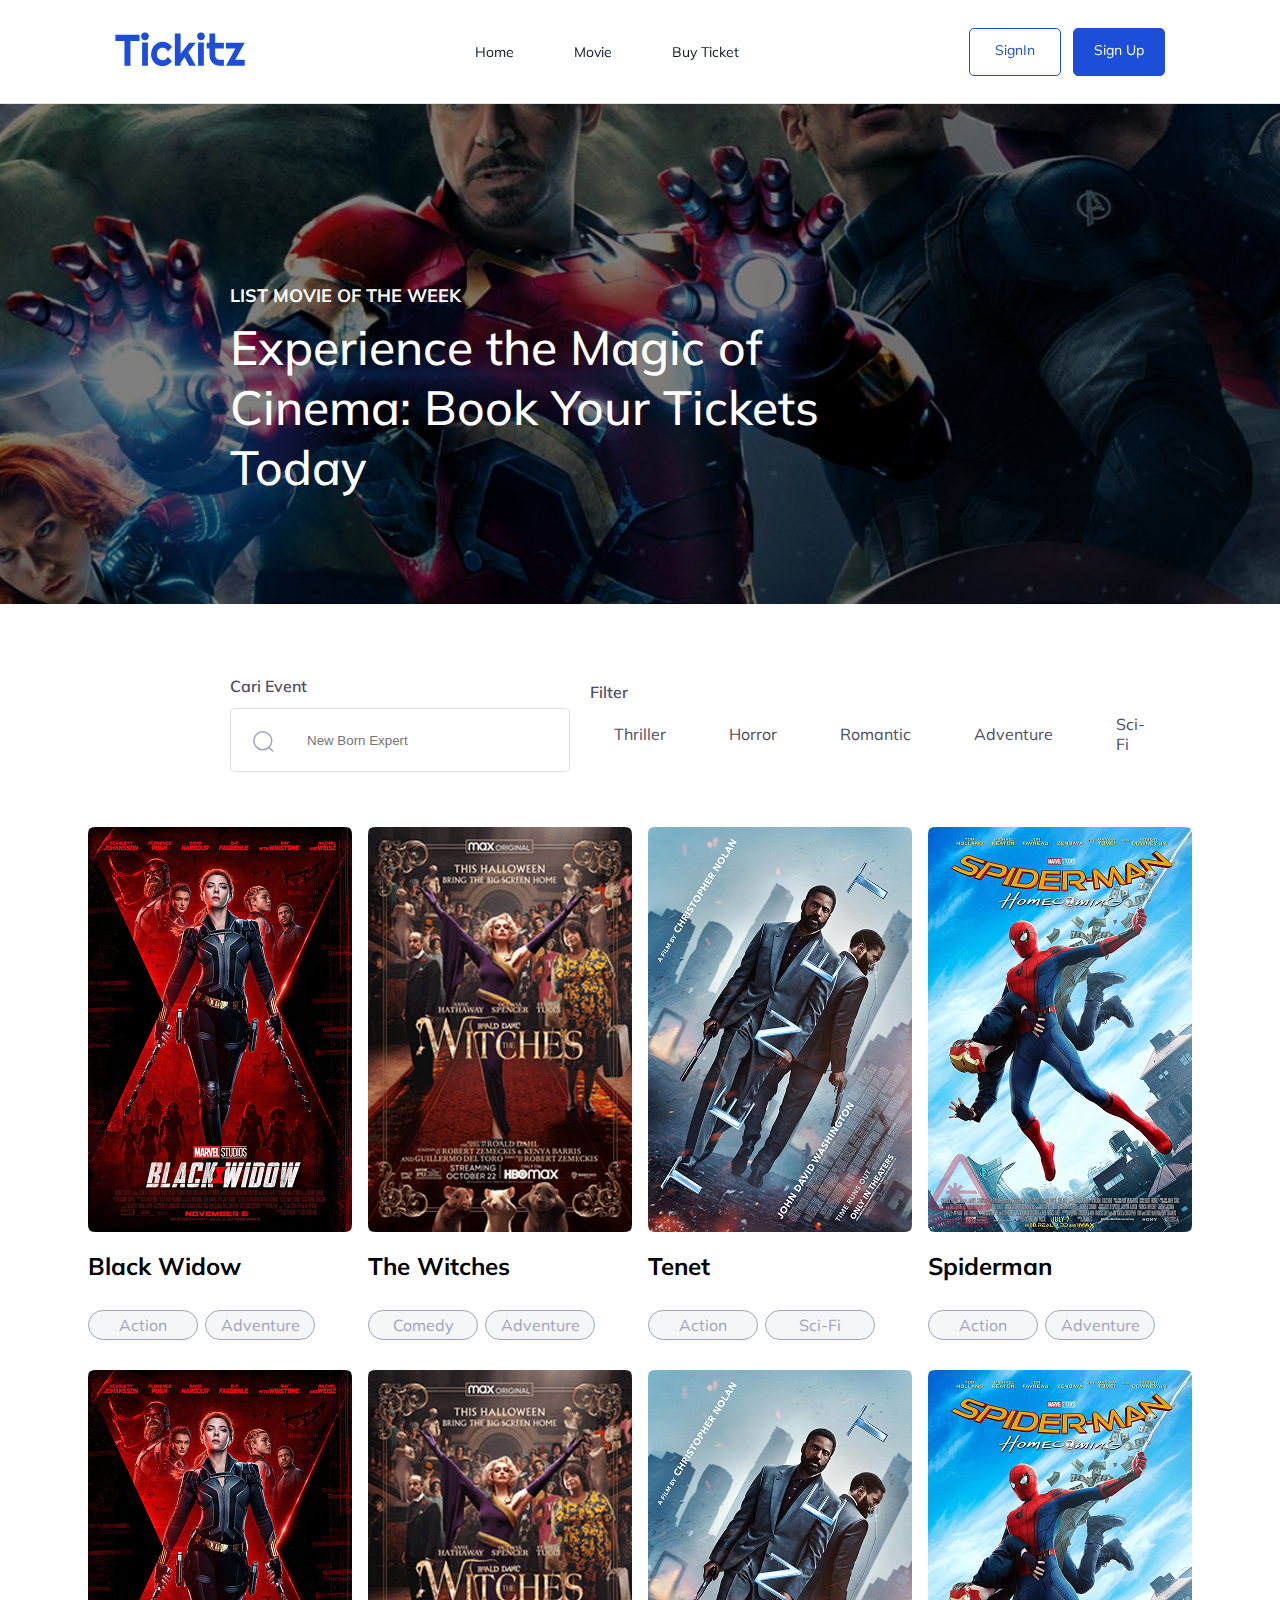
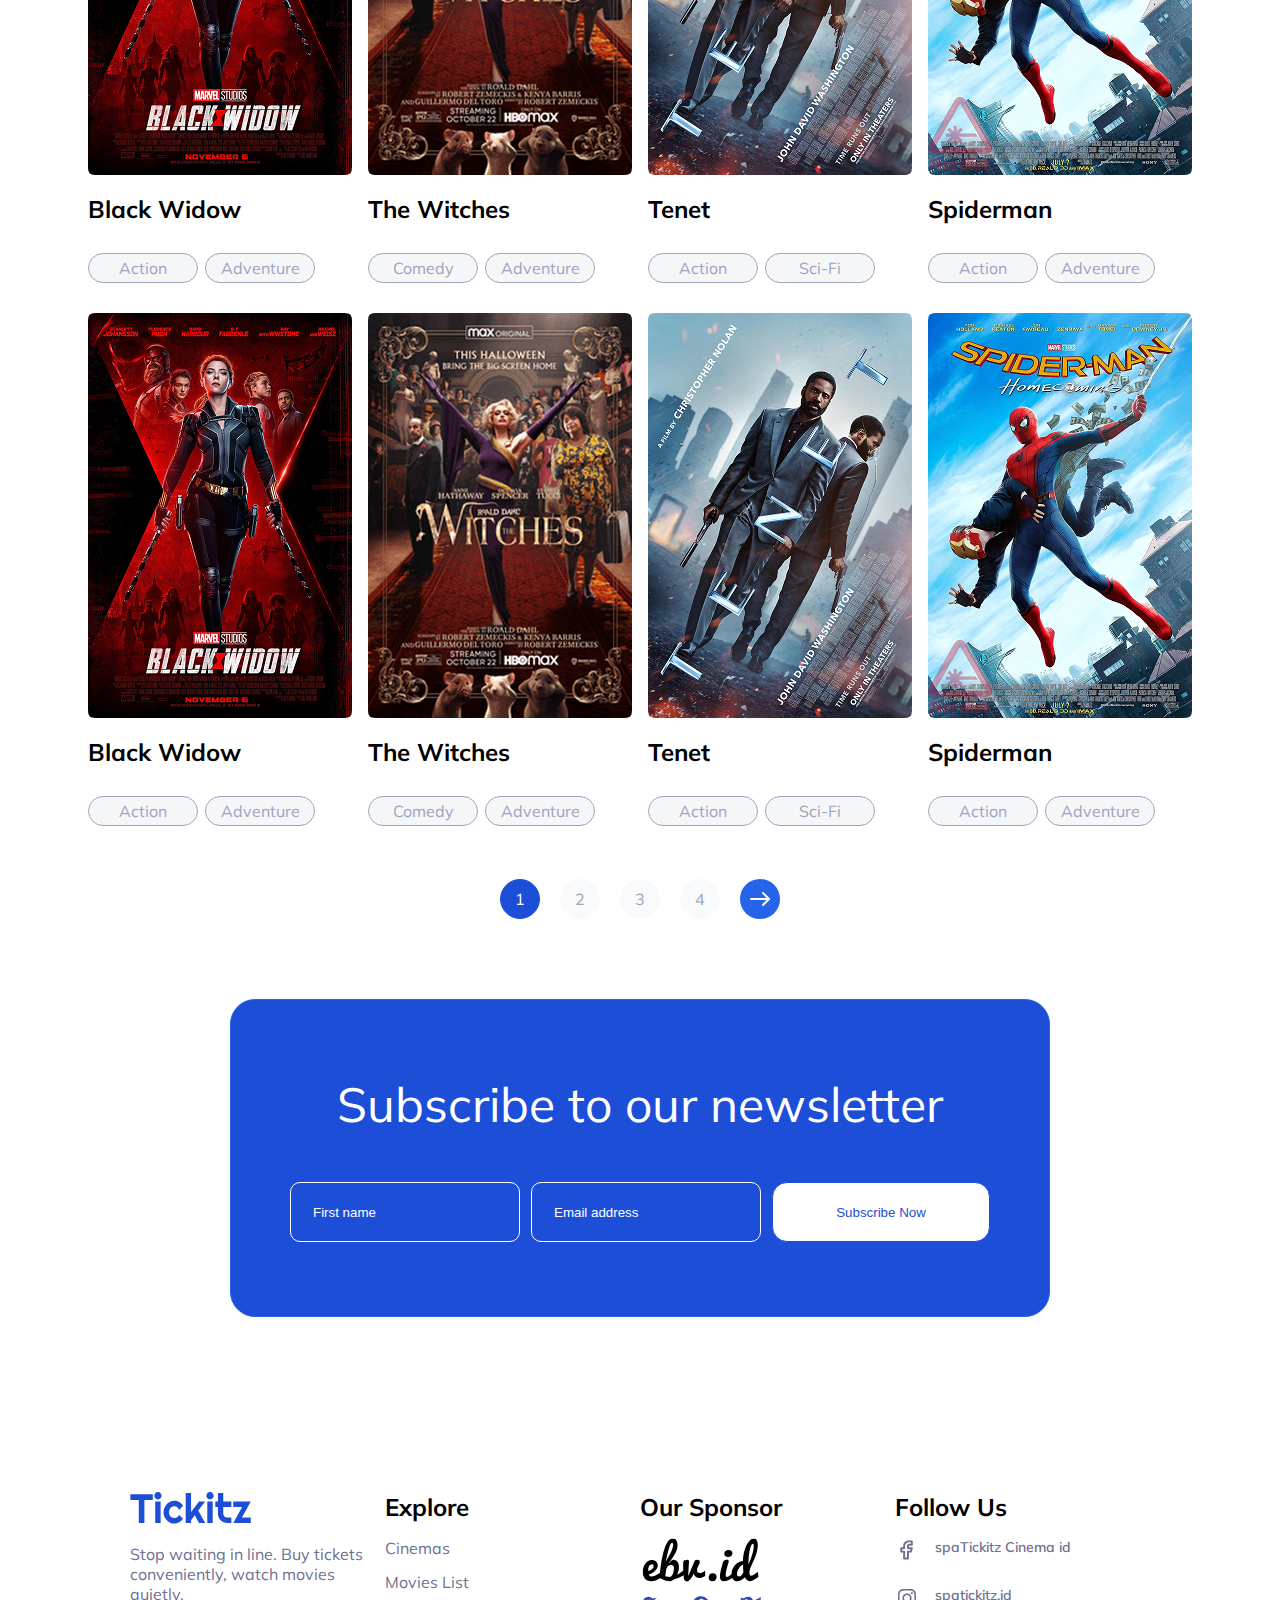
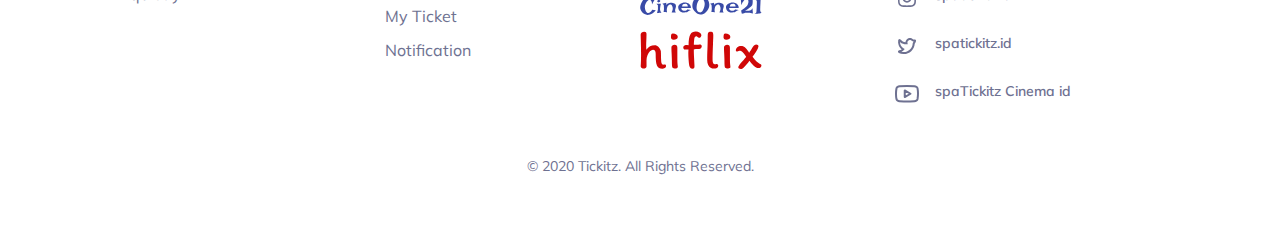
<file: src/pages/movie-list.html>
<!DOCTYPE html>
<html lang="en">
  <head>
    <meta charset="UTF-8" />
    <meta name="viewport" content="width=device-width, initial-scale=1.0" />
    <title>Home</title>

    <!-- google font -->
    <link rel="preconnect" href="https://fonts.googleapis.com" />
    <link rel="preconnect" href="https://fonts.gstatic.com" crossorigin />
    <link
      href="https://fonts.googleapis.com/css2?family=Mulish:ital,wght@0,200..1000;1,200..1000&display=swap"
      rel="stylesheet"
    />

    <!-- external css -->
    <link rel="stylesheet" href="../style/movie-list.css" />
  </head>
  <body>
    <!-- NAVBAR SECTION START -->
    <nav>
      <a href="../index.html">
        <img src="../../assets/svg/tickitz-1.svg" alt="" />
      </a>
      <div>
        <a href="../../index.html">Home</a>
        <a href="./movie-list.html">Movie</a>
        <a href="">Buy Ticket</a>
      </div>
      <div>
        <a href="./signIn.html"><div>SignIn</div></a>
        <a href="./register.html"><div>Sign Up</div></a>
      </div>
      
      <div class="burger-menu">
        <div class="line"></div>
        <div class="line"></div>
        <div class="line"></div>
      </div>

    </nav>

    <!-- NAVBAR END -->

    <!-- HEADING START -->

        <section class="heading">
            <div>
                <p>LIST MOVIE OF THE WEEK</p>
                <h2>Experience the Magic of Cinema: Book Your Tickets Today</h2>
            </div>
            
        </section>

    <!-- HEADING END -->

    <!-- SEARCH SECTION START-->

        <section class="search">
            <div>
                <h2>Cari Event</h2>                
                <input type="text" name="search" placeholder="New Born Expert">
                    
                    
                
            </div>
            <div>
                <h2>Filter</h2>
                <div>
                <a href="" class="genre">Thriller</a>
                <a href="" class="genre">Horror</a>
                <a href="" class="genre">Romantic</a>
                <a href="" class="genre">Adventure</a>
                <a href="" class="genre">Sci-Fi</a>
                </div>                
            </div>
        </section>

    <!-- SEARCH SECTION END -->


    <!-- LIST SECTION START  -->

     <secttion class="list-section">
        <div>

            <div class="movies">                
              <div class="movie-list">
                <div class="movie">
                  <div>
                    <div class="img">                
                        <div class="detail">
                          <div><a href="">Details</a></div>
                          <div><a href="">Buy Ticket</a></div>
                        </div>
                    </div>              
                  </div>
                  <div class="desc">
                    <div class="movie-title">Black Widow</div>
                    <div class="genres">
                      <p>Action</p>
                      <p>Adventure</p>
                    </div>
                  </div>
                </div>
      
                <div class="movie">
                  <div>
                    <div class="img">                
                        <div class="detail">
                          <div><a href="">Details</a></div>
                          <div><a href="">Buy Ticket</a></div>
                        </div>
                    </div>              
                  </div>
                  <div class="desc">
                    <div class="movie-title">The Witches</div>
                  <div class="genres">
                    <p>Comedy</p>
                    <p>Adventure</p>
                  </div>
                  </div>
                </div>
      
                <div class="movie">
                  <div>
                    <div class="img">                
                        <div class="detail">
                          <div><a href="">Details</a></div>
                          <div><a href="">Buy Ticket</a></div>
                        </div>
                    </div>              
                  </div>
                  <div class="desc">
                    <div class="movie-title">Tenet</div>
                  <div class="genres">
                    <p>Action</p>
                    <p>Sci-Fi</p>
                  </div>
                  </div>
                </div>
      
                <div class="movie">
                  <div>
                    <div class="img">                
                        <div class="detail">
                          <div><a href="">Details</a></div>
                          <div><a href="">Buy Ticket</a></div>
                        </div>
                    </div>              
                  </div>
                  <div class="desc">
                    <div class="movie-title">Spiderman</div>
                  <div class="genres">
                    <p>Action</p>
                    <p>Adventure</p>
                  </div>
                  </div>
                </div>

                <div class="movie">
                  <div>
                    <div class="img">                
                        <div class="detail">
                          <div><a href="">Details</a></div>
                          <div><a href="">Buy Ticket</a></div>
                        </div>
                    </div>              
                  </div>
                  <div class="desc">
                    <div class="movie-title">Black Widow</div>
                    <div class="genres">
                      <p>Action</p>
                      <p>Adventure</p>
                    </div>
                  </div>
                </div>
      
                <div class="movie">
                  <div>
                    <div class="img">                
                        <div class="detail">
                          <div><a href="">Details</a></div>
                          <div><a href="">Buy Ticket</a></div>
                        </div>
                    </div>              
                  </div>
                  <div class="desc">
                    <div class="movie-title">The Witches</div>
                  <div class="genres">
                    <p>Comedy</p>
                    <p>Adventure</p>
                  </div>
                  </div>
                </div>
      
                <div class="movie">
                  <div>
                    <div class="img">                
                        <div class="detail">
                          <div><a href="">Details</a></div>
                          <div><a href="">Buy Ticket</a></div>
                        </div>
                    </div>              
                  </div>
                  <div class="desc">
                    <div class="movie-title">Tenet</div>
                  <div class="genres">
                    <p>Action</p>
                    <p>Sci-Fi</p>
                  </div>
                  </div>
                </div>
      
                <div class="movie">
                  <div>
                    <div class="img">                
                        <div class="detail">
                          <div><a href="">Details</a></div>
                          <div><a href="">Buy Ticket</a></div>
                        </div>
                    </div>              
                  </div>
                  <div class="desc">
                    <div class="movie-title">Spiderman</div>
                  <div class="genres">
                    <p>Action</p>
                    <p>Adventure</p>
                  </div>
                  </div>
                </div>

                <div class="movie">
                  <div>
                    <div class="img">                
                        <div class="detail">
                          <div><a href="">Details</a></div>
                          <div><a href="">Buy Ticket</a></div>
                        </div>
                    </div>              
                  </div>
                  <div class="desc">
                    <div class="movie-title">Black Widow</div>
                    <div class="genres">
                      <p>Action</p>
                      <p>Adventure</p>
                    </div>
                  </div>
                </div>
      
                <div class="movie">
                  <div>
                    <div class="img">                
                        <div class="detail">
                          <div><a href="">Details</a></div>
                          <div><a href="">Buy Ticket</a></div>
                        </div>
                    </div>              
                  </div>
                  <div class="desc">
                    <div class="movie-title">The Witches</div>
                  <div class="genres">
                    <p>Comedy</p>
                    <p>Adventure</p>
                  </div>
                  </div>
                </div>
      
                <div class="movie">
                  <div>
                    <div class="img">                
                        <div class="detail">
                          <div><a href="">Details</a></div>
                          <div><a href="">Buy Ticket</a></div>
                        </div>
                    </div>              
                  </div>
                  <div class="desc">
                    <div class="movie-title">Tenet</div>
                  <div class="genres">
                    <p>Action</p>
                    <p>Sci-Fi</p>
                  </div>
                  </div>
                </div>
      
                <div class="movie">
                  <div>
                    <div class="img">                
                        <div class="detail">
                          <div><a href="">Details</a></div>
                          <div><a href="">Buy Ticket</a></div>
                        </div>
                    </div>              
                  </div>
                  <div class="desc">
                    <div class="movie-title">Spiderman</div>
                  <div class="genres">
                    <p>Action</p>
                    <p>Adventure</p>
                  </div>
                  </div>
                </div>
      
              </div>
              </div>              

              <div class="page-list">
                <a href="">1</a>
                <a href="">2</a>
                <a href="">3</a>
                <a href="">4</a>
                <a href=""><img src="../../assets/icon/Group 1700.svg" alt=""></a>
              </div>

        </div>        
     </secttion>

    <!-- LIST SECTION END -->



    <!-- SEND-EMAIL START -->
    <div class="send-email">
      <h2>Subscribe to our newsletter</h2>
      <form class="email-form">
        <input
          type="text"
          id="fname"
          name="firstname"
          placeholder="First name"
        />
        <input
          type="text"
          id="email"
          name="email"
          placeholder="Email address"
        />
        <button type="submit">Subscribe Now</button>
      </form>
    </div>
      <!-- SEND-EMAIL END -->

      <!-- FOOTER START  -->
      <footer>
        <div>
          <div>
            <a href="">
              <img src="../../assets/svg/tickitz-1.svg" alt="" />
            </a>
            <p>
              Stop waiting in line. Buy tickets conveniently, watch movies
              quietly.
            </p>
          </div>

          <div>
            <h2>Explore</h2>
            <div>
            <a href="">Cinemas</a>
            <a href="">Movies List</a>
            <a href="">My Ticket</a>
            <a href="">Notification</a>
          </div>
          </div>

          <div>
            <h2>Our Sponsor</h2>
            <div>
              <img src="../../assets/svg/ebv.id 2.svg" alt="" />
            <img src="../../assets/svg/CineOne21 2.svg" alt="" />
            <img src="../../assets/svg/hiflix 2.svg" alt="" />
            </div>
          </div>
          <div>
            <h2>Follow Us</h2>
            <div>
              <a href=""><img src="../../assets/svg/eva_facebook-outline.svg" alt=""><span>spaTickitz Cinema id</span></a>
            <a href=""><img src="../../assets/svg/bx_bxl-instagram.svg" alt=""><span>spatickitz.id</span></a>
            <a href=""><img src="../../assets/svg/eva_twitter-outline.svg" alt=""><span>spatickitz.id</span></a>
            <a href=""><img src="../../assets/svg/feather_youtube.svg" alt=""><span>spaTickitz Cinema id</span></a>
            </div>
          </div>
        </div>
        <p>
          © 2020 Tickitz. All Rights Reserved.
        </p>
      </footer>
      <!-- FOOTER END  -->
    </main>
  </body>
</html>
</file>
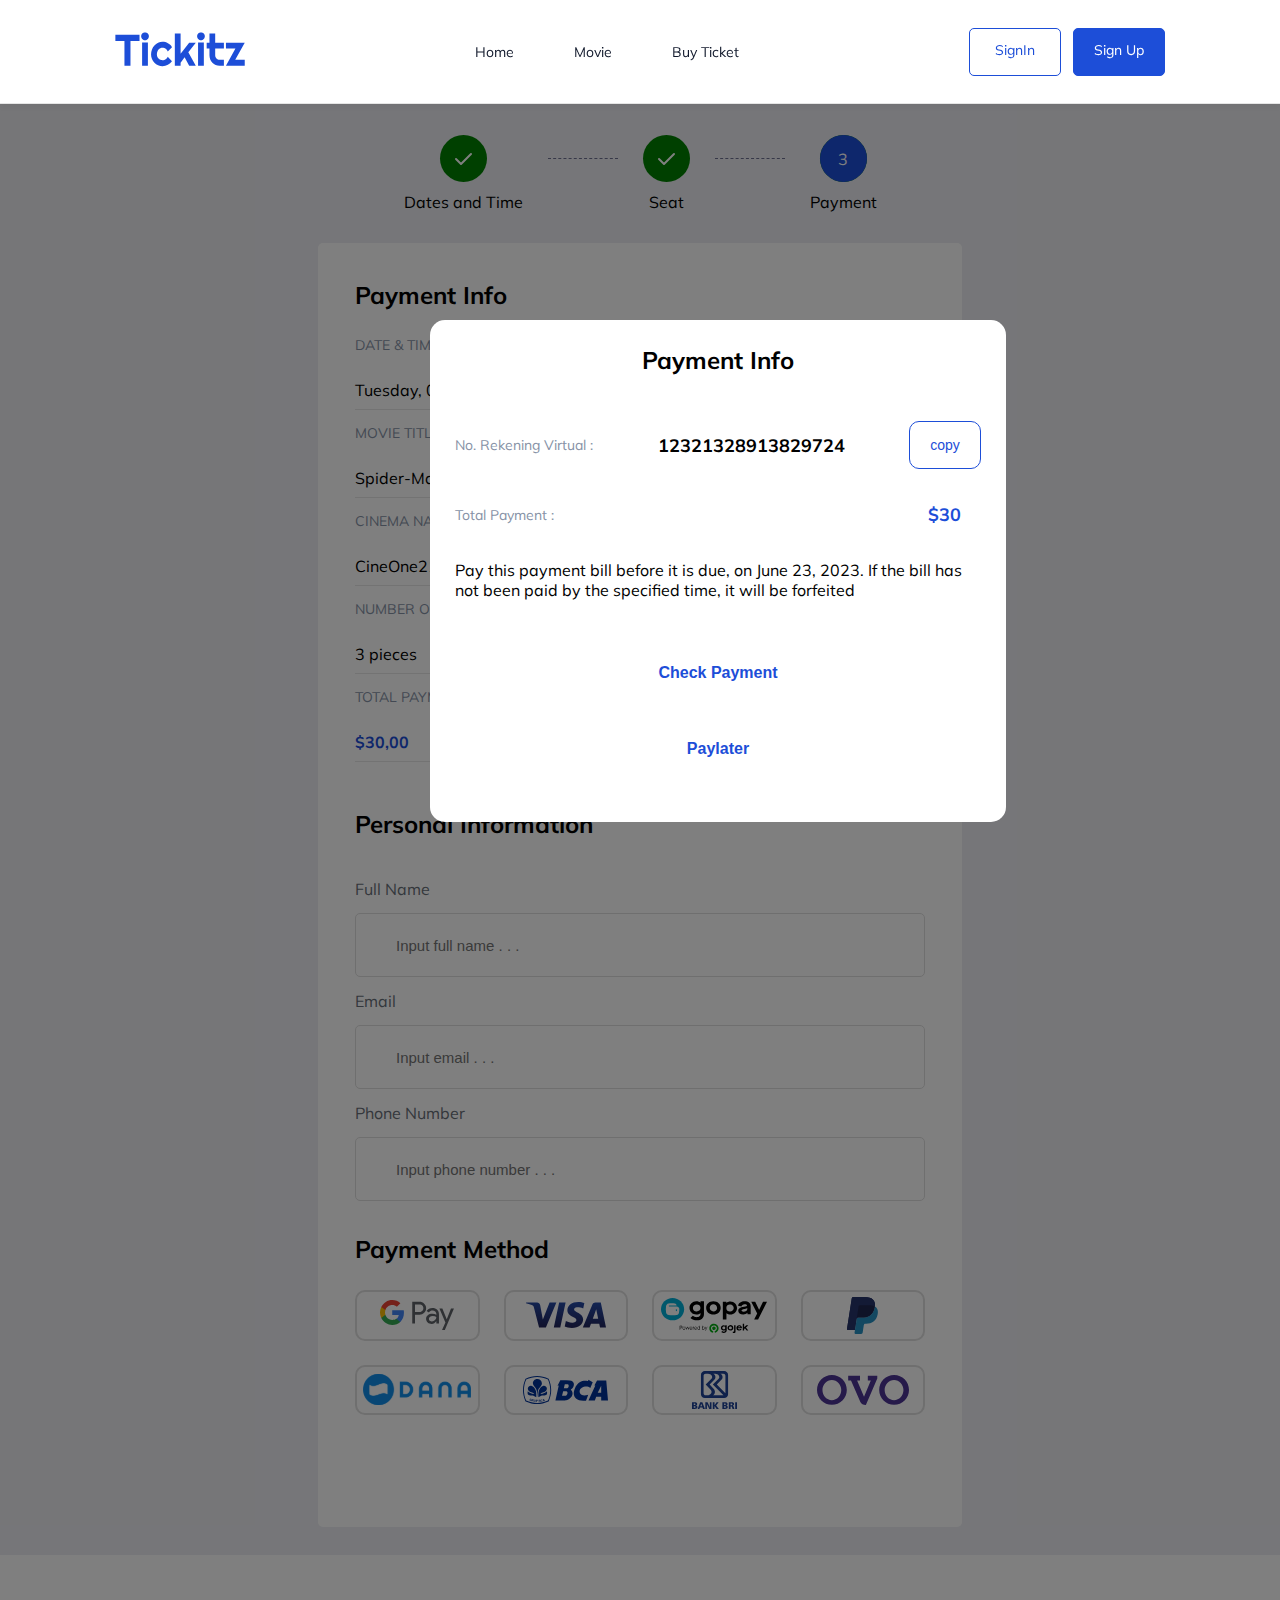
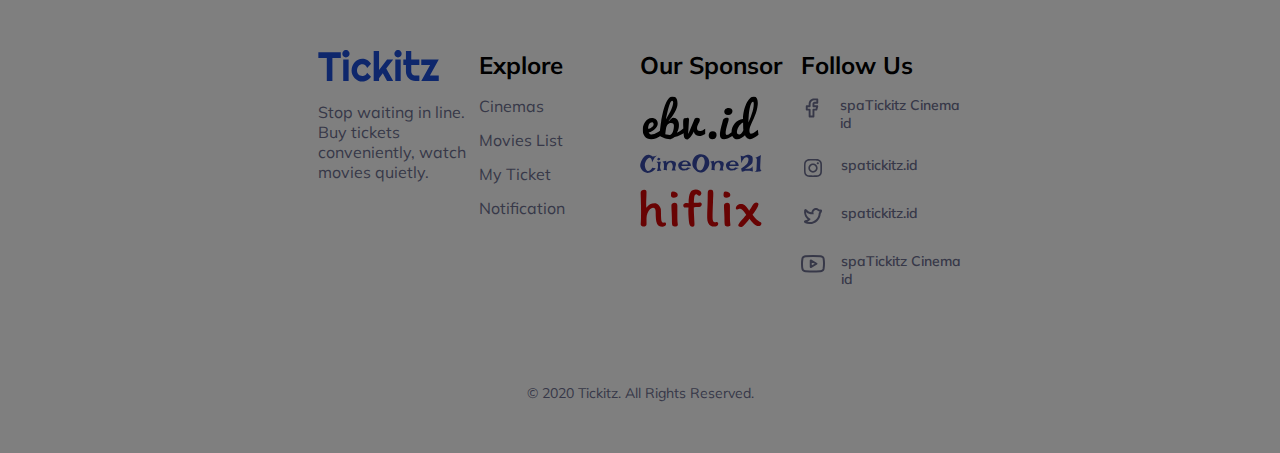
<file: src/pages/payment.html>
<!DOCTYPE html>
<html lang="en">
  <head>
    <meta charset="UTF-8" />
    <meta name="viewport" content="width=device-width, initial-scale=1.0" />
    <title>Home</title>

    <!-- google font -->
    <link rel="preconnect" href="https://fonts.googleapis.com" />
    <link rel="preconnect" href="https://fonts.gstatic.com" crossorigin />
    <link
      href="https://fonts.googleapis.com/css2?family=Mulish:ital,wght@0,200..1000;1,200..1000&display=swap"
      rel="stylesheet"
    />

    <!-- external css -->
    <link rel="stylesheet" href="../style/payment.css" />
  </head>
  <body>
    <!-- NAVBAR SECTION START -->
    <nav>
      <a href="./index.html">
        <img src="../../assets/svg/tickitz-1.svg" alt="" />
      </a>
      <div>
        <a href="../../index.html">Home</a>
        <a href="./movie-list.html">Movie</a>
        <a href="">Buy Ticket</a>
      </div>
      <div>
        <a href=""><div>SignIn</div></a>
        <a href="./register.html"><div>Sign Up</div></a>
      </div>

      <div class="burger-menu">
        <div class="line"></div>
        <div class="line"></div>
        <div class="line"></div>
      </div>
    </nav>

    <!-- NAVBAR SECTION END -->

    <!-- STEPS SECTION START -->
    <main>
      <section class="steps-info">
        <div>
          <div class="step"></div>
          <p>Dates and Time</p>
        </div>
        <div></div>
        <div>
          <div class="step"></div>
          <p>Seat</p>
        </div>
        <div></div>
        <div>
          <div class="step">3</div>
          <p>Payment</p>
        </div>
      </section>

      <!-- STEPS SECTION END -->

      <form class="payment">
        <!-- PAYMENT INFO START -->

        <div class="payment-info">
          <h2>Payment Info</h2>

          <h3>DATE & TIME</h3>
          <p>Tuesday, 07 July 2020 at 02:00pm</p>
          <div></div>

          <h3>MOVIE TITLE</h3>
          <p>Spider-Man: Homecoming</p>
          <div></div>

          <h3>CINEMA NAME</h3>
          <p>CineOne21 Cinema</p>
          <div></div>

          <h3>NUMBER OF TICKETS</h3>
          <p>3 pieces</p>
          <div></div>

          <h3>TOTAL PAYMENT</h3>
          <p>$30,00</p>
          <div></div>
        </div>

        <!-- PAYMENT INFO END -->

        <!-- PERSONAL INFORMATION START -->

        <div class="personal-information">
          <h2>Personal Information</h2>
          <label for="fname">Full Name</label>
          <input
            type="text"
            name="fname"
            id="fname"
            placeholder="Input full name . . ."
          />

          <label for="email">Email</label>
          <input
            type="text"
            name="email"
            id="email"
            placeholder="Input email . . ."
          />

          <label for="phone-number">Phone Number</label>
          <input
            type="text"
            name="phone-number"
            id="phone-number"
            placeholder="Input phone number . . ."
          />
        </div>

        <!-- PERSONAL INFORMATION END -->

        <!-- PAYMENT METHOD START  -->
        <div class="payment-method">
          <h2>Payment Method</h2>
          <div class="pay-method-select">
            <label for="gpay">
              <input type="radio" name="pay-method" id="gpay" />
            </label>
            <label for="visa">
              <input type="radio" name="pay-method" id="visa" />
            </label>
            <label for="gopay"
              ><input type="radio" name="pay-method" id="gopay"
            /></label>
            <label for="paypal"
              ><input type="radio" name="pay-method" id="paypal"
            /></label>
            <label for="dana"
              ><input type="radio" name="pay-method" id="dana"
            /></label>
            <label for="bca"
              ><input type="radio" name="pay-method" id="bca"
            /></label>

            <label for="bri"
              ><input type="radio" name="pay-method" id="bri"
            /></label>
            <label for="ovo"
              ><input type="radio" name="pay-method" id="ovo"
            /></label>
          </div>
        </div>
        <!-- PAYMENT METHOD END -->
      </form>
    </main>

    <section class="pop-up">
      <h2>Payment Info</h2>
      <div class="rek-info">
        <p>No. Rekening Virtual :</p>
        <span class="rek-num">12321328913829724</span>
        <button class="copy-btn">copy</button>
      </div>
      <div class="total-payment">
        <p>Total Payment :</p>
        <span>$30</span>
      </div>
      <div>
        <p>
          Pay this payment bill before it is due, on
          <span class="deadline">June 23, 2023</span>. If the bill has not been
          paid by the specified time, it will be forfeited
        </p>
      </div>

      <div class="option-btn">
        <button class="check-payment">Check Payment</button>
      <button>Paylater</button>
      </div>
      
    </section>

    <!-- FOOTER START  -->
    <footer>
      <div>
        <div>
          <a href="">
            <img src="../../assets/svg/tickitz-1.svg" alt="" />
          </a>
          <p>
            Stop waiting in line. Buy tickets conveniently, watch movies
            quietly.
          </p>
        </div>

        <div>
          <h2>Explore</h2>
          <div>
            <a href="">Cinemas</a>
            <a href="">Movies List</a>
            <a href="">My Ticket</a>
            <a href="">Notification</a>
          </div>
        </div>

        <div>
          <h2>Our Sponsor</h2>
          <div>
            <img src="../../assets/svg/ebv.id 2.svg" alt="" />
            <img src="../../assets/svg/CineOne21 2.svg" alt="" />
            <img src="../../assets/svg/hiflix 2.svg" alt="" />
          </div>
        </div>
        <div>
          <h2>Follow Us</h2>
          <div>
            <a href=""
              ><img src="../../assets/svg/eva_facebook-outline.svg" alt="" /><span
                >spaTickitz Cinema id</span
              ></a
            >
            <a href=""
              ><img src="../../assets/svg/bx_bxl-instagram.svg" alt="" /><span
                >spatickitz.id</span
              ></a
            >
            <a href=""
              ><img src="../../assets/svg/eva_twitter-outline.svg" alt="" /><span
                >spatickitz.id</span
              ></a
            >
            <a href=""
              ><img src="../../assets/svg/feather_youtube.svg" alt="" /><span
                >spaTickitz Cinema id</span
              ></a
            >
          </div>
        </div>
      </div>
      <p>© 2020 Tickitz. All Rights Reserved.</p>
    </footer>
    <!-- FOOTER END  -->
  </body>
</html>
</file>
<file: index.css>
:root {
  --primary-color: #1d4ed8;
  --secondary-color: #a0a3bd;
  --font-secondary: #6e7191;
}

* {
  box-sizing: border-box;
  margin: 0;
}

body {
  font-family: "Mulish", serif;
}

body > * {
  padding: 0 230px;
}

nav {
  display: flex;
  width: 100%;
  font-size: 14px;
  position: sticky;
  z-index: 99;
  top: 0;
  height: 104px;
  width: auto;
  padding: 27px 0;
  justify-content: space-around;
  border-bottom: 1px solid rgba(0, 0, 0, 0.1);
  box-shadow: 0 4px 5px rgba(0, 0, 0, 0.03);
  align-items: center;
  background: #fff;
}

nav > a > img {
  width: 130px;
  height: 51px;
  left: 130px;
}

nav div:nth-of-type(1) {
  display: flex;
  justify-content: space-around;
  gap: 60px;
}

nav div:nth-of-type(1) a {
  text-decoration: none;
  color: #0f172a;
  font-weight: 400;
}

nav div:nth-of-type(2) {
  display: flex;
  gap: 12px;
  align-items: center;
  justify-content: center;
}

nav div:nth-of-type(2) a {
  width: 92px;
  height: 48px;

  border-radius: 5px;
  gap: 12px;
  text-decoration: none;
  padding: 12px;
}

nav div:nth-of-type(2) a:first-child {
  color: var(--primary-color);
  border: 1px solid var(--primary-color);
}

nav div:nth-of-type(2) a:nth-child(2) {
  background-color: var(--primary-color);
  color: #fff;
  border: 1px solid var(--primary-color);
}

nav > svg {
  display: none;
}

nav .burger-menu {
  display: none;
}

/* HERO SECTION */

.hero-section {
  display: flex;
  margin-top: 51px;
  justify-content: space-around;
  align-items: center;
  gap: 20px;
  width: 1106px;
}

.hero-section .hero-caption {
  display: flex;
  flex-direction: column;
  gap: 10px;
}

.hero-section .hero-caption p:nth-child(1) {
  font-size: 18px;
  color: var(--primary-color);
  font-weight: 700;
}

.hero-section .hero-caption p:nth-child(2) {
  font-size: 48px;
  font-weight: 500;
}

.hero-section .hero-caption p:nth-child(3) {
  font-size: 16px;
  font-weight: 400;
  color: var(--secondary-color);
}

.hero-section .hero-images {
  display: grid;
  grid-template-columns: 218px 218px;
  grid-template-rows: 180px 60px 180px;
  grid-template-areas:
    "a b"
    "c b"
    "c d";
  gap: 5px;
  height: 500px;
  /* width: 448px; */
}

.hero-section .hero-images div:nth-child(1) {
  background: url("./assets/imgs/Rectangle\ 35.jpg");
  background-position: center;
  background-repeat: no-repeat;
  background-size: cover;
  grid-area: a;
  border-radius: 15px 15px 0 0;
}

.hero-section .hero-images div:nth-child(2) {
  background: url("./assets/imgs/Rectangle\ 36.jpg");
  grid-area: b;
  border-radius: 15px 15px 0 0;
}

.hero-section .hero-images div:nth-child(3) {
  background: url("./assets/imgs/Rectangle\ 37.jpg");
  grid-area: c;
  border-radius: 0 0 15px 15px;
}

.hero-section .hero-images div:nth-child(4) {
  background: url("./assets/imgs/Rectangle\ 38.jpg");
  background-position: center;
  background-repeat: no-repeat;
  background-size: cover;
  grid-area: d;
  border-radius: 0 0 15px 15px;
}

/* WCU SECTION */

.wcu-section {
  display: flex;
  flex-direction: column;
  gap: 24px;
  margin: 95px 0 95px 0;
  width: 1105px;
}

.wcu-section .excess {
  display: flex;
  gap: 34px;
  text-align: left;
}

.wcu-section .excess p {
  margin-top: 19px;
}

.wcu-section > p {
  font-size: 18px;
  color: var(--primary-color);
  font-weight: 700;
}

.wcu-section > h2 {
  font-size: 32px;
  font-weight: 400;
}

.wcu-section p:nth-of-type(2) {
  color: var(--secondary-color);
  font-weight: 400;
  font-size: 16px;
}

/* MOVIES */

.movies {
  display: flex;
  flex-direction: column;
  align-items: start;
  margin-bottom: 39px;
  
}

.movies p:nth-child(1) {
  margin-bottom: 14px;
  font-size: 18px;
  font-weight: 700;
  color: var(--primary-color);
}

.movies > h2 {
  font-size: 32px;
  font-weight: 400;
  text-align: center;
  width: 545px;
  margin-bottom: 28px;
}

.movies p:nth-child(4) {
  color: var(--primary-color);
  font-size: 18px;
  font-weight: 700;
  margin-top: 38px;
}

.movies .movie-list,
.upcomin-movies .movie-list {
  display: grid;
  grid-template-columns: 265px 265px 265px 265px;
  grid-template-rows: 490px;
  grid-template-areas: "M1 M2 M3 M4";
  gap: 16px;
}

.movies .movie-list .movie > div,
.upcomin-movies .movie-list .movie > div {
  display: flex;
  align-items: center;
  justify-content: center;
}

.movies .movie-list .movie:nth-child(1),
.upcomin-movies .movie-list .movie:nth-child(1) {
  grid-area: M1;
}

.movies .movie-list .movie:nth-child(2),
.upcomin-movies .movie-list .movie:nth-child(2) {
  grid-area: M2;
}

.movies .movie-list .movie:nth-child(2),
.upcomin-movies .movie-list .movie:nth-child(2) {
  grid-area: M2;
}

.movies .movie-list .movie:nth-child(3),
.upcomin-movies .movie-list .movie:nth-child(3) {
  grid-area: M3;
}

.movies .movie-list .movie:nth-child(4),
.upcomin-movies .movie-list .movie:nth-child(4) {
  grid-area: M4;
}

.movies .movie-list .desc,
.upcomin-movies .movie-list .desc {
  margin-top: 19px;
}

.movies .movie-list .img,
.upcomin-movies .movie-list .img {
  position: relative;
  display: flex;
  align-items: center;
  justify-content: center;
  width: 264px;
  height: 405px;
}

.movies .movie-list .movie:nth-child(1) .img,
.upcomin-movies .movie-list .movie:nth-child(1) .img {
  background: url("./assets/png/movie-h-1.png");
}

.movies .movie-list .movie:nth-child(2) .img,
.upcomin-movies .movie-list .movie:nth-child(2) .img {
  background: url("./assets/png/movie-h-2.png");
}

.movies .movie-list .movie:nth-child(3) .img,
.upcomin-movies .movie-list .movie:nth-child(3) .img {
  background: url("./assets/png/movie-h-3.png");
}

.movies .movie-list .movie:nth-child(4) .img,
.upcomin-movies .movie-list .movie:nth-child(4) .img {
  background: url("./assets/png/movie-h-4.png");
}

.movies .movie .detail,
.upcomin-movies .movie .detail {
  visibility: hidden;
  position: absolute;
  display: flex;
  align-items: center;
  justify-content: center;
  flex-direction: column;
  gap: 12px;
}

.movies .movie .detail div,
.upcomin-movies .movie .detail div {
  width: 188px;
  height: 48px;
  border: 1px solid var(--primary-color);
  border-radius: 5px;
  display: flex;
  justify-content: center;
  align-items: center;
}

.movies .movie > div .img:hover,
.upcomin-movies .movie > div .img:hover {
  scale: 1.1;
}

.movies .movie .img:hover .detail,
.upcomin-movies .movie .img:hover .detail {
  visibility: visible;
}

.movies .movie-list .img::before,
.upcomin-movies .movie-list .img::before {
  visibility: hidden;
  content: "";
  position: absolute;
  inset: 0;
  background-color: rgba(0, 0, 0, 0.5);
}

.movies .movie-list .img:hover::before,
.upcomin-movies .movie-list .img:hover::before {
  visibility: visible;
}

.movies .movie .detail div:hover,
.upcomin-movies .movie .detail div:hover {
  background-color: var(--primary-color);
  scale: 1.05;
}

.movies .movie .detail a,
.upcomin-movies .movie .detail a {
  font-size: 14px;
  font-weight: 400;
  color: #fff;
  text-decoration: none;
}

.movies .movie-list .movie .desc,
.upcomin-movies .movie-list .movie .desc {
  display: flex;
  flex-direction: column;
  align-items: start;
  gap: 18px;
}

.movies .movie-list .movie-title,
.upcomin-movies .movie-list .movie-title {
  font-size: 24px;
  font-weight: 700;
}

.movies .movie-list .genres,
.upcomin-movies .movie-list .genres {
  display: flex;
  gap: 7px;
  margin-top: 11px;
}

.movies .movie-list .genres p,
.upcomin-movies .movie-list .genres p {
  display: flex;
  align-items: center;
  justify-content: center;
  border: 1px solid var(--secondary-color);
  border-radius: 25px;
  background-color: rgba(160, 163, 189, 0.1);
  font-size: 16px;
  font-weight: 400;
  color: var(--secondary-color);
  height: 30px;
  width: 110px;
}

/* UPCOMING MOVIES */

.upcomin-movies {
  display: flex;
  flex-direction: column;
  align-items: start;  
}

.upcomin-movies p:nth-child(1) {
  margin-bottom: 14px;
  font-size: 18px;
  font-weight: 700;
  color: var(--primary-color);
}

.upcomin-movies > h2 {
  font-size: 32px;
  font-weight: 400;
  text-align: start;
  /* margin-bottom: 28px; */  
}

.upcomin-movies > div {
  display: flex;  
  justify-content: space-between;
  align-items: start;
  width: 100%;
}

.upcomin-movies > div .arrows {
  position: relative;
  right: 0px;  
  display: flex;
  align-items: center;
  justify-content: center;
  gap: 9px;
  margin-bottom: 28px;
}

.upcomin-movies > div .arrows a {
  background-image: url("./assets/icon/arrow-up.svg");
  background-position: center;
  background-repeat: no-repeat;
  width: 69px;
  height: 69px;
  border: 1px solid var(--secondary-color);
  border-radius: 50%;
  background-color: var(--secondary-color);
}

.upcomin-movies > div .arrows a:first-child {
  rotate: 180deg;
}

.upcomin-movies > div .arrows a:hover {
  scale: 1.1;
}

/* SEND EMAIL SECTION */
.send-email {
  display: flex;
  flex-direction: column;
  align-items: center;
  justify-content: center;
  gap: 48px;
  background-color: var(--primary-color);
  width: 1106px;
  height: 318px;
  margin-top: 80px;
  border: 1px solid #2563eb;
  border-radius: 25px;
}

.send-email > h2 {
  font-size: 48px;
  font-weight: 400;
  color: #fff;
}

.send-email .email-form {
  display: flex;
  gap: 11px;
}

.send-email .email-form input {
  border: 1px solid #fff;
  border-radius: 10px;
  width: 230px;
  height: 60px;
  text-indent: 20px;
  background-color: var(--primary-color);
  color: #fff;
}

.send-email .email-form input::placeholder {
  color: #fff;
}

.send-email .email-form button {
  border: 1px solid var(--primary-color);
  height: 60px;
  width: 230px;
  border-radius: 15px;
  background-color: #fff;
  color: var(--primary-color);
}

/* FOOTER */
footer {
  margin-top: 28px;
}

footer > div {
  display: flex;
  align-items: start;
  justify-content: space-around;
  margin-bottom: 45px;
}

footer > div > div {
  width: 285;
  flex-direction: column;
  margin-top: 95px;
  display: flex;
  width: 284px;
  gap: 16px;
}

footer > div > div p {
  color: var(--font-secondary);
}

footer > div div:nth-child(2) div {
  display: flex;
  flex-direction: column;
  gap: 14px;
}

footer > div div:nth-child(2) a {
  text-decoration: none;
  color: var(--font-secondary);
}

footer > div div:nth-child(3) div {
  display: flex;
  flex-direction: column;
}

footer > div div:nth-child(3) > div img:nth-of-type(1) {
  width: 122px;
  height: 45px;
}

footer > div div:nth-child(3) > div img:nth-of-type(2) {
  width: 122px;
  height: 45px;
}

footer > div div:nth-child(3) > div img:nth-of-type(3) {
  width: 122px;
  height: 45px;
}

footer > div div:nth-child(4) > div {
  display: flex;
  flex-direction: column;
  gap: 24px;
}

footer > div div:nth-child(4) a {
  display: flex;
  gap: 16px;
  text-decoration: none;
  font-size: 14px;
  font-weight: 600;
  color: var(--font-secondary);
}

footer > div div:nth-child(4) a img {
  width: 24px;
  height: 24px;
}

footer > p {
  text-align: center;
  padding: 51px;
  font-size: 14px;
  font-weight: 400;
  color: var(--font-secondary);
}

/*

MEDIA QUERRY

*/

@media (max-width: 480px) {
  body > * {
    padding: 12px;
  }

  /* NAV SECTION */

  nav {
    padding: 24px;
    align-items: center;
    justify-content: space-between;
  }
  nav > a > img {
    width: 120px;
    height: 31px;
  }

    nav div:nth-child(3) {
    display: none;
  }

  nav div:nth-child(2) {
    position: relative;
    top: 150px;
    display: flex;
    flex-direction: column;
    height: 200px;
    background-color: #fff;
    width: 100%;
    justify-content: center;
    align-items: center;
    
    
  }

  nav div:nth-child(2):a{
    
  }




  nav .burger-menu {
    display: flex;
    flex-direction: column;
    gap: 4px;
    width: 24px;
    height: 24px;
    position: relative;
  }

  nav .burger-menu .line:nth-child(1) {
    position: absolute;
    border-top: 2px solid black;
    width: 16px;
    height: 2px;
    display: block;
  }

  nav .burger-menu .line:nth-child(2) {
    position: absolute;
    border-top: 2px solid black;
    width: 8px;
    height: 2px;
    display: block;
    top: 9px;
    right: 8px;
  }

  nav .burger-menu .line:nth-child(3) {
    position: absolute;
    border-bottom: 2px solid black;
    width: 16px;
    height: 2px;
    display: block;
    bottom: 5px;
  }

  nav .burger-menu:hover .line:nth-child(1) {
    transition: .2s;
    rotate: -45deg;
    transform-origin: top right;
    width: 23px;
  }

  nav .burger-menu:hover .line:nth-child(2) {
    transition: 500ms;
    /* rotate: -45deg; */
    transform-origin: top right;
    width: 0px;
  }

  nav .burger-menu:hover .line:nth-child(3) {
    transition: .2s;
    rotate: 45deg;
    transform-origin: top right;
    width: 23px;
  }

  /* HERO SECTION` */

  .hero-section {
    margin-left: 80px;
    padding-top: 49px;
    flex-direction: column;
    gap: 19px;
    text-align: center;
    width: 327px;
  }

  .hero-section .hero-images {
    height: auto;
    justify-content: center;
  }

  /* WCU SECTION */
  .wcu-section {
    text-align: center;
    width: 327px;
    margin-left: 80px;
  }

  .wcu-section .excess {
    flex-direction: column;
    text-align: center;
  }

  .wcu-section .excess img {
    height: 54px;
    width: 54px;
  }

  /* MOVIE LIST */

  .movies,
  .upcomin-movies {
    align-items: center;
  }

  .movies > h2 {
    width: 327px;
  }

  .movies,
  .upcomin-movies {
    width: 327px;
    margin-left: 80px;
  }

  .movies .movie-list,
  .upcomin-movies .movie-list {
    overflow: scroll;
    width: 327px;
    grid-template-rows: 520px;
  }

  .movies p:nth-child(4) {
    display: none;
  }

  .upcomin-movies > div {
    text-align: center;
    padding-bottom: 41px;
  }

  .upcomin-movies > div .arrows {
    display: none;
  }

  /* SEND EMAIL SECTION */

  .send-email {
    width: 327px;
    margin-left: 80px;
    height: 540px;
    padding: 36px;
  }

  .send-email > h2 {
    text-align: center;
    font-size: 32px;
  }

  .send-email .email-form {
    flex-direction: column;
  }

  /* FOOTER SECTION */

  footer > div {
    flex-direction: column;
    margin-left: 80px;
  }

  footer > div div:nth-child(3) div {
    flex-direction: row;
    gap: 24px;
  }

  footer > div div:nth-child(3) > div img:nth-of-type(1) {
    width: 81px;
    height: 30px;
  }

  footer > div div:nth-child(3) > div img:nth-of-type(2) {
    width: 81px;
    height: 30px;
  }

  footer > div div:nth-child(3) > div img:nth-of-type(3) {
    width: 81px;
    height: 30px;
  }

  footer > div div:nth-child(4) > div {
    flex-direction: row;
    gap: 32px;
  }

  footer > div div:nth-child(4) span {
    display: none;
  }
}
</file>
<file: src/detail-movie.css>
:root {
  --primary-color: #1d4ed8;
  --secondary-color: #a0a3bd;
  --font-secondary: #6e7191;
}

* {
  box-sizing: border-box;
  margin: 0;
}

body {
  font-family: "Mulish", serif;
}

body > * {
  padding: 0 230px;
}

nav {
  display: flex;
  font-size: 14px;
  height: 104px;
  padding: 27px 0;
  justify-content: space-around;
  border-bottom: 1px solid rgba(0, 0, 0, 0.1);
  box-shadow: 0 4px 5px rgba(0, 0, 0, 0.03);
  align-items: center;
}

nav > a > img {
  width: 130px;
  height: 51px;
  left: 130px;
}

nav div:nth-of-type(1) {
  display: flex;
  justify-content: space-around;
  gap: 60px;
}

nav div:nth-of-type(1) a {
  text-decoration: none;
  color: #0f172a;
  font-weight: 400;
}

nav div:nth-of-type(2) {
  display: flex;
  gap: 12px;
  align-items: center;
  justify-content: center;
}

nav div:nth-of-type(2) a {
  width: 92px;
  height: 48px;

  border-radius: 5px;
  gap: 12px;
  text-decoration: none;
  padding: 12px;
}

nav div:nth-of-type(2) a:first-child {
  color: var(--primary-color);
  border: 1px solid var(--primary-color);
}

nav div:nth-of-type(2) a:nth-child(2) {
  background-color: var(--primary-color);
  color: #fff;
  border: 1px solid var(--primary-color);
}

nav > svg {
  display: none;
}

/* HEADING SECTION */
.heading {
  display: flex;
  flex-direction: column;
  padding: 0;
}

.heading div:nth-child(2){
  padding: 0 180px;
}

.heading .bg-img-heading {
 background: url("../assets/imgs/detail-movie.jpg");
 background-position: center;
  background-repeat: no-repeat;
  background-size: cover;
  position: relative;
  height: 415px;
}

.heading .bg-img-heading::before {
  content: "";
  position: absolute;
  inset: 0;
  background-color: rgba(0, 0, 0, 0.5);
}

.heading div:nth-child(2){
    margin-top: 5px;
    display: flex;
}

.heading div:nth-child(2) > img {
    position: relative;
    top: -163px;
    z-index: 1;
}

.heading div:nth-child(2) .details {
  padding: 23px 37px;
    display: flex;
    flex-direction: column;
    gap: 22px;

}

.heading .details > h2 {
    font-size: 32px;
    font-weight: 700;
    color : #14142B;
    
}

.heading .details .genres {
    display: flex;    
    margin: 0;
    gap: 7px;
    padding: 0;
}

.heading .details .genres p {    
    display: flex;
    justify-content: center;
    align-items: center;
    height: 31px;
    border: 1px solid rgba(160, 163, 189, 0.1);
    border-radius: 25px;
    padding: 12px 25px;
    background-color: rgba(160, 163, 189, 0.1);
    color: var(--secondary-color);
}

.heading .details div:nth-child(3){
    display: flex;
    align-items: center;
    justify-content: start;
    gap: 109px;    
}


.heading .details div:nth-child(4) {
    display: flex;
    align-items: center;
    justify-content: start;
    gap: 66px;    
}


.heading .details div:nth-child(3) div,
.heading .details div:nth-child(4) div {
    margin: 0;
    display: flex;
    flex-direction: column;
    padding: 0;
}

.heading .details div:nth-child(3) div p,
.heading .details div:nth-child(4) div p {
    padding-bottom: 10px;
}

.heading .details div:nth-child(3) div p:nth-child(1),
.heading .details div:nth-child(4) div p:nth-child(1){
    font-size: 14px;
    color: #8692A6;
}

.heading .details div:nth-child(3) div p:nth-child(2),
.heading .details div:nth-child(4) div p:nth-child(2){
    font-size: 16px;
    font-weight: 400;
}

.heading .synopsis {
    display: flex;
    flex-direction: column;
    gap: 4px;
    margin-top: 32px;
    padding: 0 230px;
}

.heading  .synopsis h2 {
    font-size: 20px;
}

.heading  .synopsis p {
    color: var(--secondary-color);
    font-size: 16px;
}

/* BOOK TICKET SECTION  */
.book-ticket {
    margin-top: 55px;
    display: flex;
    flex-direction: column;
    justify-content: center;
    align-items: start;
    gap: 38px;  
}

.book-ticket > div {
    display: flex;
    align-items: center;
    justify-content: center;
    gap: 30px;
}

.book-ticket > div div div{
    width: 284px;
    height: 56px;
    border: 1px solid #EFF0F6;
    border-radius: 10px;
    margin-top: 12px;
    background: #EFF0F6;
    display: flex;
    align-items: center;
    justify-content: space-around;
}

.book-ticket .btn {
    width: 188px;
    height: 56px;
    border-radius: 10px;
    background: var(--primary-color);
    display: flex;
    align-items: center;
    justify-content: center;
    text-decoration: none;
    color: #fff;
    align-self: flex-end;
}

.choose-cinema {
  display: flex;
  flex-direction: column;
  justify-content: center;
  align-items: center;
}

.choose-cinema .head{
  display: flex;
  flex-direction: column;
  gap: 34px;
  align-self: flex-start;  
}

.choose-cinema .cinema {
  display: flex;
  justify-content: center;
  align-items: center;  
  gap: 17px;
}

.choose-cinema .cinema div {
  display: flex;
  align-items: center;
  justify-content: center;
  width: 264px;
  height: 157px;
  border: 1px solid var(--secondary-color);
  border-radius: 5px;
}

.choose-cinema .cinema div:nth-child(2){
  background-color: var(--primary-color);
}

.choose-cinema .pages {
  display: flex;
  align-items: center;
  justify-content: center;
  gap: 8px;
}

.choose-cinema .pages div{
width: 40px;
height: 40px;
border: 1px solid var(--secondary-color);
border-radius: 15px;
display: flex;
justify-content: center;
align-items: center;
font-size: 18px;
}

.choose-cinema .pages div:first-child{
  background-color: var(--primary-color);
  color: #fff;
  
}

.choose-cinema .btn {
  width: 188px;
  height: 56px;
  border: 1px solid var(--primary-color);
  background-color: var(--primary-color);
  color: #fff;
  font-weight: 400;
  font-size: 14px;
  border-radius: 10px;
  display: flex;
  align-items: center;
  justify-content: center;
}

/* SEND EMAIL SECTION */
.send-email {
  display: flex;
  flex-direction: column;
  align-items: center;
  justify-content: center;
  gap: 48px;
  background-color: var(--primary-color);
  width: 1106px;
  height: 318px;
  /* margin-top: 80px; */
  border: 1px solid #2563eb;
  border-radius: 25px;
  margin: 80px 230px;
}

.send-email > h2 {
  font-size: 48px;
  font-weight: 400;
  color: #fff;
}

.send-email .email-form {
  display: flex;
  gap: 11px;
}

.send-email .email-form input {
  border: 1px solid #fff;
  border-radius: 10px;
  width: 230px;
  height: 60px;
  text-indent: 20px;
  background-color: var(--primary-color);
  color: #fff;
}

.send-email .email-form input::placeholder {
  color: #fff;
}

.send-email .email-form button {
  border: 1px solid var(--primary-color);
  height: 60px;
  width: 230px;
  border-radius: 15px;
  background-color: #fff;
  color: var(--primary-color);
}

/* FOOTER */
footer {
  margin-top: 28px;
}

footer > div {
  display: flex;
  align-items: start;
  justify-content: space-around;
  margin-bottom: 45px;
}

footer > div > div {
  flex-direction: column;
  margin-top: 95px;
  display: flex;
  width: 284px;
  gap: 16px;
}

footer > div > div p {
  color: var(--font-secondary);
}

footer > div div:nth-child(2) div {
  display: flex;
  flex-direction: column;
  gap: 14px;
}

footer > div div:nth-child(2) a {
  text-decoration: none;
  color: var(--font-secondary);
}

footer > div div:nth-child(3) div {
  display: flex;
  flex-direction: column;
}

footer > div div:nth-child(3) > div img:nth-of-type(1) {
  width: 122px;
  height: 45px;
}

footer > div div:nth-child(3) > div img:nth-of-type(2) {
  width: 122px;
  height: 45px;
}

footer > div div:nth-child(3) > div img:nth-of-type(3) {
  width: 122px;
  height: 45px;
}

footer > div div:nth-child(4) > div {
  display: flex;
  flex-direction: column;
  gap: 24px;
}

footer > div div:nth-child(4) a {
  display: flex;
  gap: 16px;
  text-decoration: none;
  font-size: 14px;
  font-weight: 600;
  color: var(--font-secondary);
}

footer > div div:nth-child(4) a img {
  width: 24px;
  height: 24px;
}

footer > p {
  text-align: center;
  padding: 51px;
  font-size: 14px;
  font-weight: 400;
  color: var(--font-secondary);
}

/*
  
  MEDIA QUERRY
  
  */

@media (max-width: 480px) {
body > *{
  padding: 24px;
}

  /* NAV SECTION */

  nav {
    padding: 24px;
    align-items: center;
    justify-content: space-between;
  }
  nav > a > img {
    width: 120px;
    height: 31px;
  }

  nav div:nth-child(2),
  nav div:nth-child(3) {
    display: none;
  }

  nav > svg {
    display: block;
  }

  .heading div:nth-child(2) > img {
    padding: 24px;
  }
  
  .heading div:nth-child(2) {
    flex-direction: column;
    padding: 0;
  }

  .heading .synopsis {
    padding: 0 24px;
  }

  /* BOOK TICKET  */
  .book-ticket > div {
    flex-direction: column;
    justify-content: center;
    align-items: center;
  }

  .choose-cinema .cinema {
    flex-direction: column;
  }

  /* SEND EMAIL SECTION */

  .send-email {
    display: none;    
  }

  /* FOOTER SECTION */

  footer > div {
    flex-direction: column;
    margin-left: 80px;
  }

  footer > div div:nth-child(3) div {
    flex-direction: row;
    gap: 24px;
  }

  footer > div div:nth-child(3) > div img:nth-of-type(1) {
    width: 81px;
    height: 30px;
  }

  footer > div div:nth-child(3) > div img:nth-of-type(2) {
    width: 81px;
    height: 30px;
  }

  footer > div div:nth-child(3) > div img:nth-of-type(3) {
    width: 81px;
    height: 30px;
  }

  footer > div div:nth-child(4) > div {
    flex-direction: row;
    gap: 32px;
  }

  footer > div div:nth-child(4) span {
    display: none;
  }
}
</file>
<file: src/movie-list.css>
:root {
  --primary-color: #1d4ed8;
  --secondary-color: #a0a3bd;
  --font-secondary: #6e7191;
}

* {
  box-sizing: border-box;
  margin: 0;
}

body {
  font-family: "Mulish", serif;
}

body > * {
  padding: 0 230px;
}

nav {
  display: flex;
  width: 100%;
  font-size: 14px;
  position: sticky;
  z-index: 99;
  top: 0;
  height: 104px;
  width: auto;
  padding: 27px 0;
  justify-content: space-around;
  border-bottom: 1px solid rgba(0, 0, 0, 0.1);
  box-shadow: 0 4px 5px rgba(0, 0, 0, 0.03);
  align-items: center;
  background: #fff;
}

nav > a > img {
  width: 130px;
  height: 51px;
  left: 130px;
}

nav div:nth-of-type(1) {
  display: flex;
  justify-content: space-around;
  gap: 60px;
}

nav div:nth-of-type(1) a {
  text-decoration: none;
  color: #0f172a;
  font-weight: 400;
}

nav div:nth-of-type(2) {
  display: flex;
  gap: 12px;
  align-items: center;
  justify-content: center;
}

nav div:nth-of-type(2) a {
  width: 92px;
  height: 48px;

  border-radius: 5px;
  gap: 12px;
  text-decoration: none;
  padding: 12px;
}

nav div:nth-of-type(2) a:first-child {
  color: var(--primary-color);
  border: 1px solid var(--primary-color);
}

nav div:nth-of-type(2) a:nth-child(2) {
  background-color: var(--primary-color);
  color: #fff;
  border: 1px solid var(--primary-color);
}

nav > svg {
  display: none;
}

nav .burger-menu {
  display: none;
}

/* HEADING SECTION */

.heading {
  background: url("../assets/imgs/image\ 1.jpg");
  background-position: center;
  background-repeat: no-repeat;
  background-size: cover;
  position: relative;
  padding-top: 180px;
  margin-bottom: 72px;
  height: 500px;
  width: auto;
}

.heading::before {
  content: "";
  position: absolute;
  inset: 0;
  background-color: rgba(0, 0, 0, 0.5);
}

.heading > div {
  display: flex;
  flex-direction: column;
  align-items: start;
  width: 638px;
  height: 254px;
  gap: 10px;
  position: absolute;
}

.heading > div p {
  font-size: 18px;
  font-weight: 700;
  color: #fff;
}

.heading > div h2 {
  display: flex;
  justify-content: center;
  font-size: 48px;
  font-weight: 500;
  color: #fff;
}

/* SEARCH SRCTION */

.search {
  display: flex;
  align-items: center;
  gap: 20px;
}

.search h2 {
  font-size: 16px;
  font-weight: 600;
  color: #4e4b66;
}

.search div:nth-child(1) {
  display: flex;
  flex-direction: column;
  align-items: start;
  gap: 12px;
}

.search div:nth-child(1) > input {  
  border: 1px solid #dedede;
  border-radius: 5px;
  background-image: url("../assets/icon/Search.svg");
  background-position: 20px 20px;
  background-repeat: no-repeat;
  padding: 20px 15px 20px 18px;
  height: 64px;
  width: 340px;
  padding-left: 18px;
}

.search div:nth-child(1) > input::placeholder {
  padding-left: 58px;
}

.search div:nth-child(1) > div img {
  width: 24px;
  height: 24px;
}

.search div:nth-child(2) > div {
  display: flex;
  gap: 15px;
  justify-content: start;
  align-items: center;
  height: 64px;
}

.search div:nth-child(2) > div a {
  text-decoration: none;
  padding: 10px 24px;
  color: #4e4b66;
}

.search div:nth-child(2) > div a:hover {
  background-color: var(--primary-color);
  border-radius: 10px;
  color: #fff;
}

/* MOVIES */

.list-section {
  display: flex;
  flex-direction: column;
  align-items: center;
  justify-content: center;
  margin-top: 55px;
}

.movies {
  display: flex;
  flex-direction: column;
  align-items: center;
  margin-bottom: 39px;
}

.movies p:nth-child(1) {
  margin-bottom: 14px;
  font-size: 18px;
  font-weight: 700;
  color: var(--primary-color);
}

.movies > h2 {
  font-size: 32px;
  font-weight: 400;
  text-align: center;
  width: 545px;
  margin-bottom: 28px;
}

.movies p:nth-child(4) {
  color: var(--primary-color);
  font-size: 18px;
  font-weight: 700;
  margin-top: 38px;
}

.movies .movie-list {
  display: grid;
  grid-template-columns: repeat(4, 1fr);
  grid-template-rows: repeat(3, 1fr);
  /* grid-template-areas:
    "M1 M2 M3 M4"
    "M5 M6 M7 M8"
    "M9 M10 M11 M12"; */
  gap: 16px;
}

/* .movies .movie-list .movie > div {
  display: flex;
  align-items: center;
  justify-content: center;
} */

/* .movies .movie-list .movie:nth-child(1) {
  grid-area: M1;
}

.movies .movie-list .movie:nth-child(2) {
  grid-area: M2;
}

.movies .movie-list .movie:nth-child(3) {
  grid-area: M3;
}

.movies .movie-list .movie:nth-child(4) {
  grid-area: M4;
}

.movies .movie-list .movie:nth-child(5) {
  grid-area: M5;
}

.movies .movie-list .movie:nth-child(6) {
  grid-area: M6;
}

.movies .movie-list .movie:nth-child(7) {
  grid-area: M7;
}

.movies .movie-list .movie:nth-child(8) {
  grid-area: M8;
}

.movies .movie-list .movie:nth-child(9) {
  grid-area: M9;
}

.movies .movie-list .movie:nth-child(10) {
  grid-area: M10;
}

.movies .movie-list .movie:nth-child(11) {
  grid-area: M11;
}

.movies .movie-list .movie:nth-child(12) {
  grid-area: M12;
} */

.movies .movie-list .desc {
  margin-top: 19px;
}

.movies .movie-list .img {
  position: relative;
  display: flex;
  align-items: center;
  justify-content: center;
  width: 264px;
  height: 405px;
}

.movies .movie-list .movie:nth-child(1) .img {
  background: url("../assets/png/movie-h-1.png");
}

.movies .movie-list .movie:nth-child(2) .img {
  background: url("../assets/png/movie-h-2.png");
}

.movies .movie-list .movie:nth-child(3) .img {
  background: url("../assets/png/movie-h-3.png");
}

.movies .movie-list .movie:nth-child(4) .img {
  background: url("../assets/png/movie-h-4.png");
}

.movies .movie-list .movie:nth-child(5) .img {
  background: url("../assets/png/movie-h-1.png");
}

.movies .movie-list .movie:nth-child(6) .img {
  background: url("../assets/png/movie-h-2.png");
}

.movies .movie-list .movie:nth-child(7) .img {
  background: url("../assets/png/movie-h-3.png");
}

.movies .movie-list .movie:nth-child(8) .img {
  background: url("../assets/png/movie-h-4.png");
}

.movies .movie-list .movie:nth-child(9) .img {
  background: url("../assets/png/movie-h-1.png");
}

.movies .movie-list .movie:nth-child(10) .img {
  background: url("../assets/png/movie-h-2.png");
}

.movies .movie-list .movie:nth-child(11) .img {
  background: url("../assets/png/movie-h-3.png");
}

.movies .movie-list .movie:nth-child(12) .img {
  background: url("../assets/png/movie-h-4.png");
}

.movies .movie .detail {
  visibility: hidden;
  position: absolute;
  display: flex;
  align-items: center;
  justify-content: center;
  flex-direction: column;
  gap: 12px;
}

.movies .movie .detail div {
  width: 188px;
  height: 48px;
  border: 1px solid var(--primary-color);
  border-radius: 5px;
  display: flex;
  justify-content: center;
  align-items: center;
}

.movies .movie > div .img:hover {
  scale: 1.1;
}

.movies .movie .img:hover .detail {
  visibility: visible;
}

.movies .movie-list .img::before {
  visibility: hidden;
  content: "";
  position: absolute;
  inset: 0;
  background-color: rgba(0, 0, 0, 0.5);
}

.movies .movie-list .img:hover::before {
  visibility: visible;
}

.movies .movie .detail div:hover {
  background-color: var(--primary-color);
  scale: 1.05;
}

.movies .movie .detail a {
  font-size: 14px;
  font-weight: 400;
  color: #fff;
  text-decoration: none;
}

.movies .movie-list .movie .desc {
  display: flex;
  flex-direction: column;
  align-items: start;
  gap: 18px;
}

.movies .movie-list .movie-title {
  font-size: 24px;
  font-weight: 700;
}

.movies .movie-list .genres {
  display: flex;
  gap: 7px;
  margin-top: 11px;
}

.movies .movie-list .genres p {
  display: flex;
  align-items: center;
  justify-content: center;
  border: 1px solid var(--secondary-color);
  border-radius: 25px;
  background-color: rgba(160, 163, 189, 0.1);
  font-size: 16px;
  font-weight: 400;
  color: var(--secondary-color);
  height: 30px;
  width: 110px;
}

.list-section > div {
  display: flex;
  flex-direction: column;
}

.list-section .page-list {
  display: flex;
  align-items: center;
  justify-content: center;
  gap: 20px;
}

.list-section .page-list a {
  display: flex;
  align-items: center;
  justify-content: center;
  border: 1px solid #f9fafb;
  border-radius: 50%;
  height: 40px;
  width: 40px;
  background-color: #f9fafb;
  text-decoration: none;
  color: var(--secondary-color);
}

.list-section .page-list a:nth-child(1) {
  background-color: var(--primary-color);
  border: 1px solid var(--primary-color);
  color: #fff;
}

/* SEND EMAIL SECTION */
.send-email {
  display: flex;
  flex-direction: column;
  align-items: center;
  justify-content: center;
  gap: 48px;
  background-color: var(--primary-color);
  height: 318px;
  margin-top: 80px;
  border: 1px solid #2563eb;
  border-radius: 25px;
  padding: 0;
  margin: 80px 230px;
}

.send-email > h2 {
  font-size: 48px;
  font-weight: 400;
  color: #fff;
}

.send-email .email-form {
  display: flex;
  gap: 11px;
}

.send-email .email-form input {
  border: 1px solid #fff;
  border-radius: 10px;
  width: 230px;
  height: 60px;
  text-indent: 20px;
  background-color: var(--primary-color);
  color: #fff;
}

.send-email .email-form input::placeholder {
  color: #fff;
}

.send-email .email-form button {
  border: 1px solid var(--primary-color);
  width: 218px;
  border-radius: 15px;
  background-color: #fff;
  color: var(--primary-color);
}

/* FOOTER */
footer {
  margin-top: 28px;
  padding: 0 130px;
}

footer > div {
  display: flex;
  align-items: start;
  justify-content: space-between;  
}

footer > div > div {
  width: 285;
  flex-direction: column;
  margin-top: 95px;
  display: flex;
  width: 284px;
  gap: 16px;
}

footer > div > div p {
  color: var(--font-secondary);
}

footer > div div:nth-child(2) div {
  display: flex;
  flex-direction: column;
  gap: 14px;
}

footer > div div:nth-child(2) a {
  text-decoration: none;
  color: var(--font-secondary);
}

footer > div div:nth-child(3) div {
  display: flex;
  flex-direction: column;
}

footer > div div:nth-child(3) > div img:nth-of-type(1) {
  width: 122px;
  height: 45px;
}

footer > div div:nth-child(3) > div img:nth-of-type(2) {
  width: 122px;
  height: 45px;
}

footer > div div:nth-child(3) > div img:nth-of-type(3) {
  width: 122px;
  height: 45px;
}

footer > div div:nth-child(4) > div {
  display: flex;
  flex-direction: column;
  gap: 24px;
}

footer > div div:nth-child(4) a {
  display: flex;
  gap: 16px;
  text-decoration: none;
  font-size: 14px;
  font-weight: 600;
  color: var(--font-secondary);
}

footer > div div:nth-child(4) a img {
  width: 24px;
  height: 24px;
}

footer > p {
  text-align: center;
  padding: 51px;
  font-size: 14px;
  font-weight: 400;
  color: var(--font-secondary);
}

/*

MEDIA QUERRY

*/

@media (max-width: 480px) {
  body > *{
    padding: 12px;
  }

  /* NAV SECTION */

  nav {
    padding: 24px;
    align-items: center;
    justify-content: space-between;
  }
  nav > a > img {
    width: 120px;
    height: 31px;
  }

  nav div:nth-child(2),
  nav div:nth-child(3) {
    display: none;
  }
  
  nav .burger-menu {
    display: flex;
    flex-direction: column;
    gap: 4px;
    width: 24px;
    height: 24px;
    position: relative;
  }

  nav .burger-menu .line:nth-child(1){
    position: absolute;
    border-top: 2px solid black;    
    width: 16px;
    height: 2px;
    display: block;    
  }

  nav .burger-menu .line:nth-child(2){
    position: absolute;
    border-top: 2px solid black;    
    width: 8px;
    height: 2px;
    display: block;
    top: 9px;
    right: 8px;
  }

  nav .burger-menu .line:nth-child(3){
    position: absolute;
    border-bottom: 2px solid black;    
    width: 16px;
    height: 2px;
    display: block;
    bottom: 5px;
  }

  nav .burger-menu:hover .line:nth-child(1) {
    transition: 2s;
    rotate: -45deg;
    transform-origin: top right;
    width: 23px;
  }

  nav .burger-menu:hover .line:nth-child(2) {
    transition: 500ms;
    /* rotate: -45deg; */
    transform-origin: top right;
    width: 0px;
  }

  nav .burger-menu:hover .line:nth-child(3) {
    transition: 2s;
    rotate: 45deg;
    transform-origin: top right;
    width: 23px;
  }
  /* SEND EMAIL SECTION */

  .send-email {
    width: 327px;
    margin-left: 80px;
    height: 540px;
    padding: 36px;
  }

  .send-email > h2 {
    text-align: center;
    font-size: 32px;
  }

  .send-email .email-form {
    flex-direction: column;
  }

  /* FOOTER SECTION */

  footer > div {
    flex-direction: column;
    margin-left: 80px;
  }

  footer > div div:nth-child(3) div {
    flex-direction: row;
    gap: 24px;
  }

  footer > div div:nth-child(3) > div img:nth-of-type(1) {
    width: 81px;
    height: 30px;
  }

  footer > div div:nth-child(3) > div img:nth-of-type(2) {
    width: 81px;
    height: 30px;
  }

  footer > div div:nth-child(3) > div img:nth-of-type(3) {
    width: 81px;
    height: 30px;
  }

  footer > div div:nth-child(4) > div {
    flex-direction: row;
    gap: 32px;
  }

  footer > div div:nth-child(4) span {
    display: none;
  }
}
</file>
<file: src/payment.css>
:root {
  --primary-color: #1d4ed8;
  --secondary-color: #a0a3bd;
  --font-secondary: #6e7191;
}

* {
  box-sizing: border-box;
  margin: 0;
}

body {
  font-family: "Mulish", serif;
  background-color: rgba(160, 163, 189, 0.2);
  position: relative;
}

body > * {
  padding: 0 318px;
}

nav {
  display: flex;
  width: 100%;
  font-size: 14px;
  position: sticky;
  z-index: 99;
  top: 0;
  height: 104px;
  width: auto;
  padding: 27px 0;
  justify-content: space-around;
  border-bottom: 1px solid rgba(0, 0, 0, 0.1);
  box-shadow: 0 4px 5px rgba(0, 0, 0, 0.03);
  align-items: center;
  background: #fff;
}

nav > a > img {
  width: 130px;
  height: 51px;
  left: 130px;
}

nav div:nth-of-type(1) {
  display: flex;
  justify-content: space-around;
  gap: 60px;
}

nav div:nth-of-type(1) a {
  text-decoration: none;
  color: #0f172a;
  font-weight: 400;
}

nav div:nth-of-type(2) {
  display: flex;
  gap: 12px;
  align-items: center;
  justify-content: center;
}

nav div:nth-of-type(2) a {
  width: 92px;
  height: 48px;

  border-radius: 5px;
  gap: 12px;
  text-decoration: none;
  padding: 12px;
}

nav div:nth-of-type(2) a:first-child {
  color: var(--primary-color);
  border: 1px solid var(--primary-color);
}

nav div:nth-of-type(2) a:nth-child(2) {
  background-color: var(--primary-color);
  color: #fff;
  border: 1px solid var(--primary-color);
}

nav > svg {
  display: none;
}

nav .burger-menu {
  display: none;
}

/* STEPS SECTION  */

.steps-info {
  display: flex;
  align-items: center;
  justify-content: center;
  padding: 31px 0;
  gap: 25px;
}

.steps-info div:first-child,
.steps-info div:nth-child(3),
.steps-info div:nth-child(5) {
  display: flex;
  flex-direction: column;
  justify-content: center;
  align-items: center;
  gap: 10px;
}

.steps-info div:nth-child(2),
.steps-info div:nth-child(4) {
  height: 1px;
  width: 70px;
  border-bottom: 1px dashed var(--font-secondary);
  position: relative;
  top: -15px;
}
.steps-info .step::before {
  content: "";
  background-color: #008000;
  inset: 0;
  z-index: -1;
  position: absolute;
  border-radius: 50%;
}

.steps-info .step {
  position: relative;
  width: 47px;
  height: 47px;

  border: #008000;
  border-radius: 50%;
  background: url("../assets/icon/check-small.svg");
  background-position: center;
  background-repeat: no-repeat;
}

.steps-info div:nth-child(5) .step {
  background-color: var(--primary-color);
  color: #fff;
  background-image: none;
}

.steps-info p {
  text-align: center;
}

/* PAYMENT INFO SECTION  */

.payment {
  display: flex;
  flex-direction: column;
  padding: 37px;
  background-color: #fff;
  border-radius: 5px;
}

.payment .payment-info h2 {
  font-size: 24px;
  font-weight: 700;
  padding-bottom: 26px;
}

.payment .payment-info h3 {
  font-size: 14px;
  font-weight: 400;
  color: #8692a6;
  padding-bottom: 26px;
}

.payment .payment-info p {
  font-size: 16px;
  font-weight: 400;
  padding-bottom: 9px;
}

.payment .payment-info div {
  border-bottom: 1px solid #e6e6e6;
  height: 1px;
  width: auto;
  margin-bottom: 14px;
}

.payment .payment-info p:nth-of-type(5) {
  color: #1d4ed8;
  font-weight: 700;
}

/* PERSONAL INFO SECTION */

.personal-information {
  display: flex;
  flex-direction: column;
  gap: 14px;
}

.personal-information h2,
.payment-method h2 {
  font-size: 24px;
  font-weight: 700;
  padding-bottom: 26px;
  padding-top: 33px;
}

.personal-information label {
  font-size: 16px;
  font-weight: 400;
  color: #696f79;
}

.personal-information input {
  outline: none;
  height: 64px;
  font-size: 18px;
  font-weight: 400;
  padding-left: 20px;
  border-radius: 5px;
  border: 1px solid #DEDEDE;
}

.personal-information input::placeholder {
  padding: 20px 20px;
  font-size: 15px;
  font-weight: 200;
}

/* PAYMENT METHOD */

.payment-method .pay-method-select {
  display: grid;
  grid-template-columns: repeat(4, 1fr);
  grid-template-rows: repeat(3, 1fr);
  gap: 24px;
  height: 200px;
}

.payment-method .pay-method-select label {
  border: 2px solid #DEDEDE;
  border-radius: 10px;
}

.payment-method .pay-method-select label:hover{
  scale: 1.1;
}

.payment-method .pay-method-select label input {
  visibility: hidden;
}

.payment-method .pay-method-select label:nth-child(1) {
  background: url("../assets/icon/payment-method/logos_google-pay.svg")
    no-repeat center;
}

.payment-method .pay-method-select label:nth-child(2) {
  background: url("../assets/icon/payment-method/logos_visa.svg")
    no-repeat center;
}
.payment-method .pay-method-select label:nth-child(3) {
  background: url("../assets/icon/payment-method/Logo\ GoPay\ \(SVG-240p\)\ -\ FileVector69\ 1.svg")
    no-repeat center;
}
.payment-method .pay-method-select label:nth-child(4) {
  background: url("../assets/icon/payment-method/logos_paypal.svg")
    no-repeat center;
}
.payment-method .pay-method-select label:nth-child(5) {
  background: url("../assets/icon/payment-method/Logo\ DANA\ \(PNG-240p\)\ -\ FileVector69\ 1.svg")
    no-repeat center;
}
.payment-method .pay-method-select label:nth-child(6) {
  background: url("../assets/icon/payment-method/Bank\ BCA\ Logo\ \(SVG-240p\)\ -\ FileVector69\ 1.svg")
    no-repeat center;
}
.payment-method .pay-method-select label:nth-child(7) {
  background: url("../assets/icon/payment-method/Bank\ BRI\ \(Bank\ Rakyat\ Indonesia\)\ Logo\ \(SVG-240p\)\ -\ FileVector69\ 1.svg")
    no-repeat center;
}
.payment-method .pay-method-select label:nth-child(8) {
  background: url("../assets/icon/payment-method/Vector.svg")
    no-repeat center;
}


/* POP UP MENU */

.pop-up {
  position: absolute;
  padding: 25px 25px;
  display: flex;
  flex-direction: column;
  background-color: white;
  border-radius: 15px;
  z-index: 9;
  top: 320px;
  left: 430px;
  width: 45%;
}

.pop-up > h2{
  width: 100%;
  text-align: center;
  padding-bottom: 46px;
}

.pop-up .rek-info,
.pop-up .total-payment{
  display: flex;
  width: 100%;
  position: relative;
  justify-content: space-between;
  align-items: center;
  padding-bottom: 34px;
}

.pop-up .rek-info p,
.pop-up .total-payment p{
  font-size: 14px;
  font-weight: 400;
  color: #8692A6;
}

.pop-up .total-payment span{
  color: #1D4ED8;
  font-size: 18px;
  font-weight: 700;
  padding-right: 20px;
}

.pop-up .rek-info span{
  font-size: 18px;
  font-weight: 700;
}

.pop-up .rek-info .copy-btn {
  width: 72px;
  height: 48px;
  border-radius: 10px;
  border: 1px solid var(--primary-color);
  background-color: #fff;
  font-size: 14px;
  font-weight: 400;
  color: var(--primary-color);
}

.pop-up .rek-info .copy-btn:hover{
  scale: 1.1;
  background-color: var(--primary-color);
  color: #fff;
  cursor: pointer;
}

.pop-up div:nth-last-of-type(){
  font-size: 18px;
  font-weight: 400;
  color: #8692A6;
}

.pop-up div:last-child span{
  font-weight: bold;
  color: #D00707;
}

.pop-up .option-btn{
  width: 100%;
  background-color: #fff;
  padding-bottom: 20px;
  display: flex;
  flex-direction: column;
  text-align: center;
  justify-content: center;
  gap: 20px;
  padding-top: 45px;  
}

.pop-up .option-btn button{
  height: 56px;
  border-radius: 5px;
  border: #fff;
  background-color: #fff;
  color: var(--primary-color);
  font-size: 16px;
  font-weight: 700;
}

.pop-up .option-btn button:hover{
  color: #fff;
  background-color: var(--primary-color);
}

body::after{
  content: "";
  position: absolute;
  inset: 0;
  background-color: rgba(0, 0, 0, 0.5);
}

/* FOOTER */
footer {
  margin-top: 28px;
  background-color: #fff;
}

footer > div {
  display: flex;
  align-items: start;
  justify-content: space-around;
  margin-bottom: 45px;
}

footer > div > div {
  width: 285;
  flex-direction: column;
  margin-top: 95px;
  display: flex;
  width: 284px;
  gap: 16px;
}

footer > div > div p {
  color: var(--font-secondary);
}

footer > div div:nth-child(2) div {
  display: flex;
  flex-direction: column;
  gap: 14px;
}

footer > div div:nth-child(2) a {
  text-decoration: none;
  color: var(--font-secondary);
}

footer > div div:nth-child(3) div {
  display: flex;
  flex-direction: column;
}

footer > div div:nth-child(3) > div img:nth-of-type(1) {
  width: 122px;
  height: 45px;
}

footer > div div:nth-child(3) > div img:nth-of-type(2) {
  width: 122px;
  height: 45px;
}

footer > div div:nth-child(3) > div img:nth-of-type(3) {
  width: 122px;
  height: 45px;
}

footer > div div:nth-child(4) > div {
  display: flex;
  flex-direction: column;
  gap: 24px;
}

footer > div div:nth-child(4) a {
  display: flex;
  gap: 16px;
  text-decoration: none;
  font-size: 14px;
  font-weight: 600;
  color: var(--font-secondary);
}

footer > div div:nth-child(4) a img {
  width: 24px;
  height: 24px;
}

footer > p {
  text-align: center;
  padding: 51px;
  font-size: 14px;
  font-weight: 400;
  color: var(--font-secondary);
}

/*
  
  MEDIA QUERRY
  
  */

@media (max-width: 480px) {
  body > * {
    padding: 12px;
  }

  /* NAV SECTION */

  nav {
    padding: 24px;
    align-items: center;
    justify-content: space-between;
  }
  nav > a > img {
    width: 120px;
    height: 31px;
  }

  nav div:nth-child(2),
  nav div:nth-child(3) {
    display: none;
  }

  nav .burger-menu {
    display: flex;
    flex-direction: column;
    gap: 4px;
    width: 24px;
    height: 24px;
    position: relative;
  }

  nav .burger-menu .line:nth-child(1) {
    position: absolute;
    border-top: 2px solid black;
    width: 16px;
    height: 2px;
    display: block;
  }

  nav .burger-menu .line:nth-child(2) {
    position: absolute;
    border-top: 2px solid black;
    width: 8px;
    height: 2px;
    display: block;
    top: 9px;
    right: 8px;
  }

  nav .burger-menu .line:nth-child(3) {
    position: absolute;
    border-bottom: 2px solid black;
    width: 16px;
    height: 2px;
    display: block;
    bottom: 5px;
  }

  nav .burger-menu:hover .line:nth-child(1) {
    transition: 0.2s;
    rotate: -45deg;
    transform-origin: top right;
    width: 23px;
  }

  nav .burger-menu:hover .line:nth-child(2) {
    transition: 500ms;
    /* rotate: -45deg; */
    transform-origin: top right;
    width: 0px;
  }

  nav .burger-menu:hover .line:nth-child(3) {
    transition: 0.2s;
    rotate: 45deg;
    transform-origin: top right;
    width: 23px;
  }

  /* FOOTER SECTION */

  footer > div {
    flex-direction: column;
    margin-left: 80px;
  }

  footer > div div:nth-child(3) div {
    flex-direction: row;
    gap: 24px;
  }

  footer > div div:nth-child(3) > div img:nth-of-type(1) {
    width: 81px;
    height: 30px;
  }

  footer > div div:nth-child(3) > div img:nth-of-type(2) {
    width: 81px;
    height: 30px;
  }

  footer > div div:nth-child(3) > div img:nth-of-type(3) {
    width: 81px;
    height: 30px;
  }

  footer > div div:nth-child(4) > div {
    flex-direction: row;
    gap: 32px;
  }

  footer > div div:nth-child(4) span {
    display: none;
  }
}
</file>
<file: src/style/movie-list.css>
:root {
  --primary-color: #1d4ed8;
  --secondary-color: #a0a3bd;
  --font-secondary: #6e7191;
}

* {
  box-sizing: border-box;
  margin: 0;
}

body {
  font-family: "Mulish", serif;
}

body > * {
  padding: 0 230px;
}

nav {
  display: flex;
  width: 100%;
  font-size: 14px;
  position: sticky;
  z-index: 99;
  top: 0;
  height: 104px;
  width: auto;
  padding: 27px 0;
  justify-content: space-around;
  border-bottom: 1px solid rgba(0, 0, 0, 0.1);
  box-shadow: 0 4px 5px rgba(0, 0, 0, 0.03);
  align-items: center;
  background: #fff;
}

nav > a > img {
  width: 130px;
  height: 51px;
  left: 130px;
}

nav div:nth-of-type(1) {
  display: flex;
  justify-content: space-around;
  gap: 60px;
}

nav div:nth-of-type(1) a {
  text-decoration: none;
  color: #0f172a;
  font-weight: 400;
}

nav div:nth-of-type(2) {
  display: flex;
  gap: 12px;
  align-items: center;
  justify-content: center;
}

nav div:nth-of-type(2) a {
  width: 92px;
  height: 48px;

  border-radius: 5px;
  gap: 12px;
  text-decoration: none;
  padding: 12px;
}

nav div:nth-of-type(2) a:first-child {
  color: var(--primary-color);
  border: 1px solid var(--primary-color);
}

nav div:nth-of-type(2) a:nth-child(2) {
  background-color: var(--primary-color);
  color: #fff;
  border: 1px solid var(--primary-color);
}

nav > svg {
  display: none;
}

nav .burger-menu {
  display: none;
}

/* HEADING SECTION */

.heading {
  background: url("../../assets/imgs/image\ 1.jpg");
  background-position: center;
  background-repeat: no-repeat;
  background-size: cover;
  position: relative;
  padding-top: 180px;
  margin-bottom: 72px;
  height: 500px;
  width: auto;
}

.heading::before {
  content: "";
  position: absolute;
  inset: 0;
  background-color: rgba(0, 0, 0, 0.5);
}

.heading > div {
  display: flex;
  flex-direction: column;
  align-items: start;
  width: 638px;
  height: 254px;
  gap: 10px;
  position: absolute;
}

.heading > div p {
  font-size: 18px;
  font-weight: 700;
  color: #fff;
}

.heading > div h2 {
  display: flex;
  justify-content: center;
  font-size: 48px;
  font-weight: 500;
  color: #fff;
}

/* SEARCH SRCTION */

.search {
  display: flex;
  align-items: center;
  gap: 20px;
}

.search h2 {
  font-size: 16px;
  font-weight: 600;
  color: #4e4b66;
}

.search div:nth-child(1) {
  display: flex;
  flex-direction: column;
  align-items: start;
  gap: 12px;
}

.search div:nth-child(1) > input {  
  border: 1px solid #dedede;
  border-radius: 5px;
  background-image: url("../../assets/icon/Search.svg");
  background-position: 20px 20px;
  background-repeat: no-repeat;
  padding: 20px 15px 20px 18px;
  height: 64px;
  width: 340px;
  padding-left: 18px;
}

.search div:nth-child(1) > input::placeholder {
  padding-left: 58px;
}

.search div:nth-child(1) > div img {
  width: 24px;
  height: 24px;
}

.search div:nth-child(2) > div {
  display: flex;
  gap: 15px;
  justify-content: start;
  align-items: center;
  height: 64px;
}

.search div:nth-child(2) > div a {
  text-decoration: none;
  padding: 10px 24px;
  color: #4e4b66;
}

.search div:nth-child(2) > div a:hover {
  background-color: var(--primary-color);
  border-radius: 10px;
  color: #fff;
}

/* MOVIES */

.list-section {
  display: flex;
  flex-direction: column;
  align-items: center;
  justify-content: center;
  margin-top: 55px;
}

.movies {
  display: flex;
  flex-direction: column;
  align-items: center;
  margin-bottom: 39px;
}

.movies p:nth-child(1) {
  margin-bottom: 14px;
  font-size: 18px;
  font-weight: 700;
  color: var(--primary-color);
}

.movies > h2 {
  font-size: 32px;
  font-weight: 400;
  text-align: center;
  width: 545px;
  margin-bottom: 28px;
}

.movies p:nth-child(4) {
  color: var(--primary-color);
  font-size: 18px;
  font-weight: 700;
  margin-top: 38px;
}

.movies .movie-list {
  display: grid;
  grid-template-columns: repeat(4, 1fr);
  grid-template-rows: repeat(3, 1fr);  
  gap: 16px;
}


.movies .movie-list .desc {
  margin-top: 19px;
}

.movies .movie-list .img {
  position: relative;
  display: flex;
  align-items: center;
  justify-content: center;
  width: 264px;
  height: 405px;
}

.movies .movie-list .movie:nth-child(1) .img {
  background: url("../../assets/png/movie-h-1.png");
}

.movies .movie-list .movie:nth-child(2) .img {
  background: url("../../assets/png/movie-h-2.png");
}

.movies .movie-list .movie:nth-child(3) .img {
  background: url("../../assets/png/movie-h-3.png");
}

.movies .movie-list .movie:nth-child(4) .img {
  background: url("../../assets/png/movie-h-4.png");
}

.movies .movie-list .movie:nth-child(5) .img {
  background: url("../../assets/png/movie-h-1.png");
}

.movies .movie-list .movie:nth-child(6) .img {
  background: url("../../assets/png/movie-h-2.png");
}

.movies .movie-list .movie:nth-child(7) .img {
  background: url("../../assets/png/movie-h-3.png");
}

.movies .movie-list .movie:nth-child(8) .img {
  background: url("../../assets/png/movie-h-4.png");
}

.movies .movie-list .movie:nth-child(9) .img {
  background: url("../../assets/png/movie-h-1.png");
}

.movies .movie-list .movie:nth-child(10) .img {
  background: url("../../assets/png/movie-h-2.png");
}

.movies .movie-list .movie:nth-child(11) .img {
  background: url("../../assets/png/movie-h-3.png");
}

.movies .movie-list .movie:nth-child(12) .img {
  background: url("../../assets/png/movie-h-4.png");
}

.movies .movie .detail {
  visibility: hidden;
  position: absolute;
  display: flex;
  align-items: center;
  justify-content: center;
  flex-direction: column;
  gap: 12px;
}

.movies .movie .detail div {
  width: 188px;
  height: 48px;
  border: 1px solid var(--primary-color);
  border-radius: 5px;
  display: flex;
  justify-content: center;
  align-items: center;
}

.movies .movie > div .img:hover {
  scale: 1.1;
}

.movies .movie .img:hover .detail {
  visibility: visible;
}

.movies .movie-list .img::before {
  visibility: hidden;
  content: "";
  position: absolute;
  inset: 0;
  background-color: rgba(0, 0, 0, 0.5);
}

.movies .movie-list .img:hover::before {
  visibility: visible;
}

.movies .movie .detail div:hover {
  background-color: var(--primary-color);
  scale: 1.05;
}

.movies .movie .detail a {
  font-size: 14px;
  font-weight: 400;
  color: #fff;
  text-decoration: none;
}

.movies .movie-list .movie .desc {
  display: flex;
  flex-direction: column;
  align-items: start;
  gap: 18px;
}

.movies .movie-list .movie-title {
  font-size: 24px;
  font-weight: 700;
}

.movies .movie-list .genres {
  display: flex;
  gap: 7px;
  margin-top: 11px;
}

.movies .movie-list .genres p {
  display: flex;
  align-items: center;
  justify-content: center;
  border: 1px solid var(--secondary-color);
  border-radius: 25px;
  background-color: rgba(160, 163, 189, 0.1);
  font-size: 16px;
  font-weight: 400;
  color: var(--secondary-color);
  height: 30px;
  width: 110px;
}

.list-section > div {
  display: flex;
  flex-direction: column;
}

.list-section .page-list {
  display: flex;
  align-items: center;
  justify-content: center;
  gap: 20px;
}

.list-section .page-list a {
  display: flex;
  align-items: center;
  justify-content: center;
  border: 1px solid #f9fafb;
  border-radius: 50%;
  height: 40px;
  width: 40px;
  background-color: #f9fafb;
  text-decoration: none;
  color: var(--secondary-color);
}

.list-section .page-list a:nth-child(1) {
  background-color: var(--primary-color);
  border: 1px solid var(--primary-color);
  color: #fff;
}

/* SEND EMAIL SECTION */
.send-email {
  display: flex;
  flex-direction: column;
  align-items: center;
  justify-content: center;
  gap: 48px;
  background-color: var(--primary-color);
  height: 318px;
  margin-top: 80px;
  border: 1px solid #2563eb;
  border-radius: 25px;
  padding: 0;
  margin: 80px 230px;
}

.send-email > h2 {
  font-size: 48px;
  font-weight: 400;
  color: #fff;
}

.send-email .email-form {
  display: flex;
  gap: 11px;
}

.send-email .email-form input {
  border: 1px solid #fff;
  border-radius: 10px;
  width: 230px;
  height: 60px;
  text-indent: 20px;
  background-color: var(--primary-color);
  color: #fff;
}

.send-email .email-form input::placeholder {
  color: #fff;
}

.send-email .email-form button {
  border: 1px solid var(--primary-color);
  width: 218px;
  border-radius: 15px;
  background-color: #fff;
  color: var(--primary-color);
}

/* FOOTER */
footer {
  margin-top: 28px;
  padding: 0 130px;
}

footer > div {
  display: flex;
  align-items: start;
  justify-content: space-between;  
}

footer > div > div {
  width: 285;
  flex-direction: column;
  margin-top: 95px;
  display: flex;
  width: 284px;
  gap: 16px;
}

footer > div > div p {
  color: var(--font-secondary);
}

footer > div div:nth-child(2) div {
  display: flex;
  flex-direction: column;
  gap: 14px;
}

footer > div div:nth-child(2) a {
  text-decoration: none;
  color: var(--font-secondary);
}

footer > div div:nth-child(3) div {
  display: flex;
  flex-direction: column;
}

footer > div div:nth-child(3) > div img:nth-of-type(1) {
  width: 122px;
  height: 45px;
}

footer > div div:nth-child(3) > div img:nth-of-type(2) {
  width: 122px;
  height: 45px;
}

footer > div div:nth-child(3) > div img:nth-of-type(3) {
  width: 122px;
  height: 45px;
}

footer > div div:nth-child(4) > div {
  display: flex;
  flex-direction: column;
  gap: 24px;
}

footer > div div:nth-child(4) a {
  display: flex;
  gap: 16px;
  text-decoration: none;
  font-size: 14px;
  font-weight: 600;
  color: var(--font-secondary);
}

footer > div div:nth-child(4) a img {
  width: 24px;
  height: 24px;
}

footer > p {
  text-align: center;
  padding: 51px;
  font-size: 14px;
  font-weight: 400;
  color: var(--font-secondary);
}

/*

MEDIA QUERRY

*/

@media (max-width: 480px) {
  body > *{
    padding: 12px;
  }

  /* NAV SECTION */

  nav {
    padding: 24px;
    align-items: center;
    justify-content: space-between;
  }
  nav > a > img {
    width: 120px;
    height: 31px;
  }

  nav div:nth-child(2),
  nav div:nth-child(3) {
    display: none;
  }
  
  nav .burger-menu {
    display: flex;
    flex-direction: column;
    gap: 4px;
    width: 24px;
    height: 24px;
    position: relative;
  }

  nav .burger-menu .line:nth-child(1){
    position: absolute;
    border-top: 2px solid black;    
    width: 16px;
    height: 2px;
    display: block;    
  }

  nav .burger-menu .line:nth-child(2){
    position: absolute;
    border-top: 2px solid black;    
    width: 8px;
    height: 2px;
    display: block;
    top: 9px;
    right: 8px;
  }

  nav .burger-menu .line:nth-child(3){
    position: absolute;
    border-bottom: 2px solid black;    
    width: 16px;
    height: 2px;
    display: block;
    bottom: 5px;
  }

  nav .burger-menu:hover .line:nth-child(1) {
    transition: 2s;
    rotate: -45deg;
    transform-origin: top right;
    width: 23px;
  }

  nav .burger-menu:hover .line:nth-child(2) {
    transition: 500ms;
    /* rotate: -45deg; */
    transform-origin: top right;
    width: 0px;
  }

  nav .burger-menu:hover .line:nth-child(3) {
    transition: 2s;
    rotate: 45deg;
    transform-origin: top right;
    width: 23px;
  }
  /* SEND EMAIL SECTION */

  .send-email {
    width: 327px;
    margin-left: 80px;
    height: 540px;
    padding: 36px;
  }

  .send-email > h2 {
    text-align: center;
    font-size: 32px;
  }

  .send-email .email-form {
    flex-direction: column;
  }

  /* FOOTER SECTION */

  footer > div {
    flex-direction: column;
    margin-left: 80px;
  }

  footer > div div:nth-child(3) div {
    flex-direction: row;
    gap: 24px;
  }

  footer > div div:nth-child(3) > div img:nth-of-type(1) {
    width: 81px;
    height: 30px;
  }

  footer > div div:nth-child(3) > div img:nth-of-type(2) {
    width: 81px;
    height: 30px;
  }

  footer > div div:nth-child(3) > div img:nth-of-type(3) {
    width: 81px;
    height: 30px;
  }

  footer > div div:nth-child(4) > div {
    flex-direction: row;
    gap: 32px;
  }

  footer > div div:nth-child(4) span {
    display: none;
  }
}
</file>
<file: src/style/payment.css>
:root {
  --primary-color: #1d4ed8;
  --secondary-color: #a0a3bd;
  --font-secondary: #6e7191;
}

* {
  box-sizing: border-box;
  margin: 0;
}

body {
  font-family: "Mulish", serif;
  background-color: rgba(160, 163, 189, 0.2);
  position: relative;
}

body > * {
  padding: 0 318px;
}

nav {
  display: flex;
  width: 100%;
  font-size: 14px;
  position: sticky;
  z-index: 99;
  top: 0;
  height: 104px;
  width: auto;
  padding: 27px 0;
  justify-content: space-around;
  border-bottom: 1px solid rgba(0, 0, 0, 0.1);
  box-shadow: 0 4px 5px rgba(0, 0, 0, 0.03);
  align-items: center;
  background: #fff;
}

nav > a > img {
  width: 130px;
  height: 51px;
  left: 130px;
}

nav div:nth-of-type(1) {
  display: flex;
  justify-content: space-around;
  gap: 60px;
}

nav div:nth-of-type(1) a {
  text-decoration: none;
  color: #0f172a;
  font-weight: 400;
}

nav div:nth-of-type(2) {
  display: flex;
  gap: 12px;
  align-items: center;
  justify-content: center;
}

nav div:nth-of-type(2) a {
  width: 92px;
  height: 48px;

  border-radius: 5px;
  gap: 12px;
  text-decoration: none;
  padding: 12px;
}

nav div:nth-of-type(2) a:first-child {
  color: var(--primary-color);
  border: 1px solid var(--primary-color);
}

nav div:nth-of-type(2) a:nth-child(2) {
  background-color: var(--primary-color);
  color: #fff;
  border: 1px solid var(--primary-color);
}

nav > svg {
  display: none;
}

nav .burger-menu {
  display: none;
}

/* STEPS SECTION  */

.steps-info {
  display: flex;
  align-items: center;
  justify-content: center;
  padding: 31px 0;
  gap: 25px;
}

.steps-info div:first-child,
.steps-info div:nth-child(3),
.steps-info div:nth-child(5) {
  display: flex;
  flex-direction: column;
  justify-content: center;
  align-items: center;
  gap: 10px;
}

.steps-info div:nth-child(2),
.steps-info div:nth-child(4) {
  height: 1px;
  width: 70px;
  border-bottom: 1px dashed var(--font-secondary);
  position: relative;
  top: -15px;
}
.steps-info .step::before {
  content: "";
  background-color: #008000;
  inset: 0;
  z-index: -1;
  position: absolute;
  border-radius: 50%;
}

.steps-info .step {
  position: relative;
  width: 47px;
  height: 47px;

  border: #008000;
  border-radius: 50%;
  background: url("../../assets/icon/check-small.svg");
  background-position: center;
  background-repeat: no-repeat;
}

.steps-info div:nth-child(5) .step {
  background-color: var(--primary-color);
  color: #fff;
  background-image: none;
}

.steps-info p {
  text-align: center;
}

/* PAYMENT INFO SECTION  */

.payment {
  display: flex;
  flex-direction: column;
  padding: 37px;
  background-color: #fff;
  border-radius: 5px;
}

.payment .payment-info h2 {
  font-size: 24px;
  font-weight: 700;
  padding-bottom: 26px;
}

.payment .payment-info h3 {
  font-size: 14px;
  font-weight: 400;
  color: #8692a6;
  padding-bottom: 26px;
}

.payment .payment-info p {
  font-size: 16px;
  font-weight: 400;
  padding-bottom: 9px;
}

.payment .payment-info div {
  border-bottom: 1px solid #e6e6e6;
  height: 1px;
  width: auto;
  margin-bottom: 14px;
}

.payment .payment-info p:nth-of-type(5) {
  color: #1d4ed8;
  font-weight: 700;
}

/* PERSONAL INFO SECTION */

.personal-information {
  display: flex;
  flex-direction: column;
  gap: 14px;
}

.personal-information h2,
.payment-method h2 {
  font-size: 24px;
  font-weight: 700;
  padding-bottom: 26px;
  padding-top: 33px;
}

.personal-information label {
  font-size: 16px;
  font-weight: 400;
  color: #696f79;
}

.personal-information input {
  outline: none;
  height: 64px;
  font-size: 18px;
  font-weight: 400;
  padding-left: 20px;
  border-radius: 5px;
  border: 1px solid #DEDEDE;
}

.personal-information input::placeholder {
  padding: 20px 20px;
  font-size: 15px;
  font-weight: 200;
}

/* PAYMENT METHOD */

.payment-method .pay-method-select {
  display: grid;
  grid-template-columns: repeat(4, 1fr);
  grid-template-rows: repeat(3, 1fr);
  gap: 24px;
  height: 200px;
}

.payment-method .pay-method-select label {
  border: 2px solid #DEDEDE;
  border-radius: 10px;
}

.payment-method .pay-method-select label:hover{
  scale: 1.1;
}

.payment-method .pay-method-select label input {
  visibility: hidden;
}

.payment-method .pay-method-select label:nth-child(1) {
  background: url("../../assets/icon/payment-method/logos_google-pay.svg")
    no-repeat center;
}

.payment-method .pay-method-select label:nth-child(2) {
  background: url("../../assets/icon/payment-method/logos_visa.svg")
    no-repeat center;
}
.payment-method .pay-method-select label:nth-child(3) {
  background: url("../../assets/icon/payment-method/Logo\ GoPay\ \(SVG-240p\)\ -\ FileVector69\ 1.svg")
    no-repeat center;
}
.payment-method .pay-method-select label:nth-child(4) {
  background: url("../../assets/icon/payment-method/logos_paypal.svg")
    no-repeat center;
}
.payment-method .pay-method-select label:nth-child(5) {
  background: url("../../assets/icon/payment-method/Logo\ DANA\ \(PNG-240p\)\ -\ FileVector69\ 1.svg")
    no-repeat center;
}
.payment-method .pay-method-select label:nth-child(6) {
  background: url("../../assets/icon/payment-method/Bank\ BCA\ Logo\ \(SVG-240p\)\ -\ FileVector69\ 1.svg")
    no-repeat center;
}
.payment-method .pay-method-select label:nth-child(7) {
  background: url("../../assets/icon/payment-method/Bank\ BRI\ \(Bank\ Rakyat\ Indonesia\)\ Logo\ \(SVG-240p\)\ -\ FileVector69\ 1.svg")
    no-repeat center;
}
.payment-method .pay-method-select label:nth-child(8) {
  background: url("../../assets/icon/payment-method/Vector.svg")
    no-repeat center;
}


/* POP UP MENU */

.pop-up {
  position: absolute;
  padding: 25px 25px;
  display: flex;
  flex-direction: column;
  background-color: white;
  border-radius: 15px;
  z-index: 9;
  top: 320px;
  left: 430px;
  width: 45%;
}

.pop-up > h2{
  width: 100%;
  text-align: center;
  padding-bottom: 46px;
}

.pop-up .rek-info,
.pop-up .total-payment{
  display: flex;
  width: 100%;
  position: relative;
  justify-content: space-between;
  align-items: center;
  padding-bottom: 34px;
}

.pop-up .rek-info p,
.pop-up .total-payment p{
  font-size: 14px;
  font-weight: 400;
  color: #8692A6;
}

.pop-up .total-payment span{
  color: #1D4ED8;
  font-size: 18px;
  font-weight: 700;
  padding-right: 20px;
}

.pop-up .rek-info span{
  font-size: 18px;
  font-weight: 700;
}

.pop-up .rek-info .copy-btn {
  width: 72px;
  height: 48px;
  border-radius: 10px;
  border: 1px solid var(--primary-color);
  background-color: #fff;
  font-size: 14px;
  font-weight: 400;
  color: var(--primary-color);
}

.pop-up .rek-info .copy-btn:hover{
  scale: 1.1;
  background-color: var(--primary-color);
  color: #fff;
  cursor: pointer;
}

.pop-up div:nth-last-of-type(){
  font-size: 18px;
  font-weight: 400;
  color: #8692A6;
}

.pop-up div:last-child span{
  font-weight: bold;
  color: #D00707;
}

.pop-up .option-btn{
  width: 100%;
  background-color: #fff;
  padding-bottom: 20px;
  display: flex;
  flex-direction: column;
  text-align: center;
  justify-content: center;
  gap: 20px;
  padding-top: 45px;  
}

.pop-up .option-btn button{
  height: 56px;
  border-radius: 5px;
  border: #fff;
  background-color: #fff;
  color: var(--primary-color);
  font-size: 16px;
  font-weight: 700;
}

.pop-up .option-btn button:hover{
  color: #fff;
  background-color: var(--primary-color);
}

body::after{
  content: "";
  position: absolute;
  inset: 0;
  background-color: rgba(0, 0, 0, 0.5);
}

/* FOOTER */
footer {
  margin-top: 28px;
  background-color: #fff;
}

footer > div {
  display: flex;
  align-items: start;
  justify-content: space-around;
  margin-bottom: 45px;
}

footer > div > div {
  width: 285;
  flex-direction: column;
  margin-top: 95px;
  display: flex;
  width: 284px;
  gap: 16px;
}

footer > div > div p {
  color: var(--font-secondary);
}

footer > div div:nth-child(2) div {
  display: flex;
  flex-direction: column;
  gap: 14px;
}

footer > div div:nth-child(2) a {
  text-decoration: none;
  color: var(--font-secondary);
}

footer > div div:nth-child(3) div {
  display: flex;
  flex-direction: column;
}

footer > div div:nth-child(3) > div img:nth-of-type(1) {
  width: 122px;
  height: 45px;
}

footer > div div:nth-child(3) > div img:nth-of-type(2) {
  width: 122px;
  height: 45px;
}

footer > div div:nth-child(3) > div img:nth-of-type(3) {
  width: 122px;
  height: 45px;
}

footer > div div:nth-child(4) > div {
  display: flex;
  flex-direction: column;
  gap: 24px;
}

footer > div div:nth-child(4) a {
  display: flex;
  gap: 16px;
  text-decoration: none;
  font-size: 14px;
  font-weight: 600;
  color: var(--font-secondary);
}

footer > div div:nth-child(4) a img {
  width: 24px;
  height: 24px;
}

footer > p {
  text-align: center;
  padding: 51px;
  font-size: 14px;
  font-weight: 400;
  color: var(--font-secondary);
}

/*
  
  MEDIA QUERRY
  
  */

@media (max-width: 480px) {
  body > * {
    padding: 12px;
  }

  /* NAV SECTION */

  nav {
    padding: 24px;
    align-items: center;
    justify-content: space-between;
  }
  nav > a > img {
    width: 120px;
    height: 31px;
  }

  nav div:nth-child(2),
  nav div:nth-child(3) {
    display: none;
  }

  nav .burger-menu {
    display: flex;
    flex-direction: column;
    gap: 4px;
    width: 24px;
    height: 24px;
    position: relative;
  }

  nav .burger-menu .line:nth-child(1) {
    position: absolute;
    border-top: 2px solid black;
    width: 16px;
    height: 2px;
    display: block;
  }

  nav .burger-menu .line:nth-child(2) {
    position: absolute;
    border-top: 2px solid black;
    width: 8px;
    height: 2px;
    display: block;
    top: 9px;
    right: 8px;
  }

  nav .burger-menu .line:nth-child(3) {
    position: absolute;
    border-bottom: 2px solid black;
    width: 16px;
    height: 2px;
    display: block;
    bottom: 5px;
  }

  nav .burger-menu:hover .line:nth-child(1) {
    transition: 0.2s;
    rotate: -45deg;
    transform-origin: top right;
    width: 23px;
  }

  nav .burger-menu:hover .line:nth-child(2) {
    transition: 500ms;
    /* rotate: -45deg; */
    transform-origin: top right;
    width: 0px;
  }

  nav .burger-menu:hover .line:nth-child(3) {
    transition: 0.2s;
    rotate: 45deg;
    transform-origin: top right;
    width: 23px;
  }

  /* FOOTER SECTION */

  footer > div {
    flex-direction: column;
    margin-left: 80px;
  }

  footer > div div:nth-child(3) div {
    flex-direction: row;
    gap: 24px;
  }

  footer > div div:nth-child(3) > div img:nth-of-type(1) {
    width: 81px;
    height: 30px;
  }

  footer > div div:nth-child(3) > div img:nth-of-type(2) {
    width: 81px;
    height: 30px;
  }

  footer > div div:nth-child(3) > div img:nth-of-type(3) {
    width: 81px;
    height: 30px;
  }

  footer > div div:nth-child(4) > div {
    flex-direction: row;
    gap: 32px;
  }

  footer > div div:nth-child(4) span {
    display: none;
  }
}
</file>
